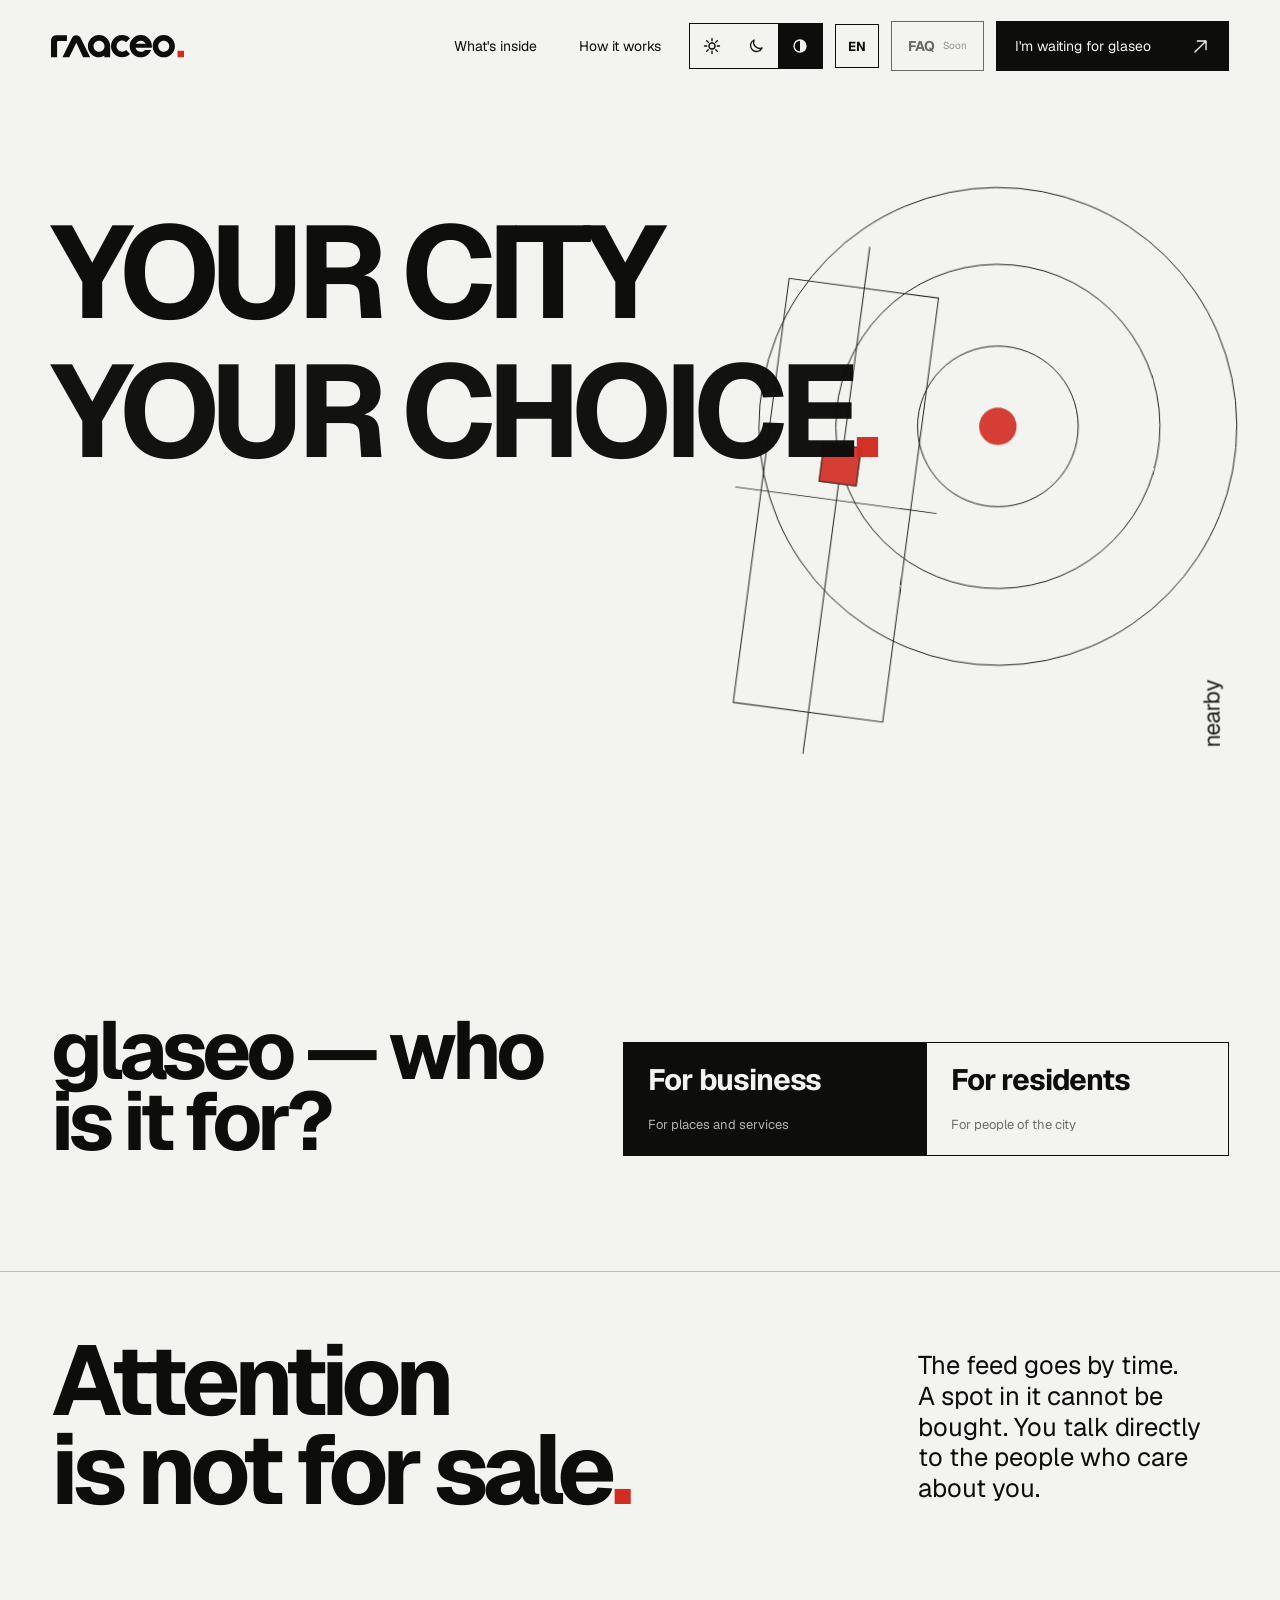
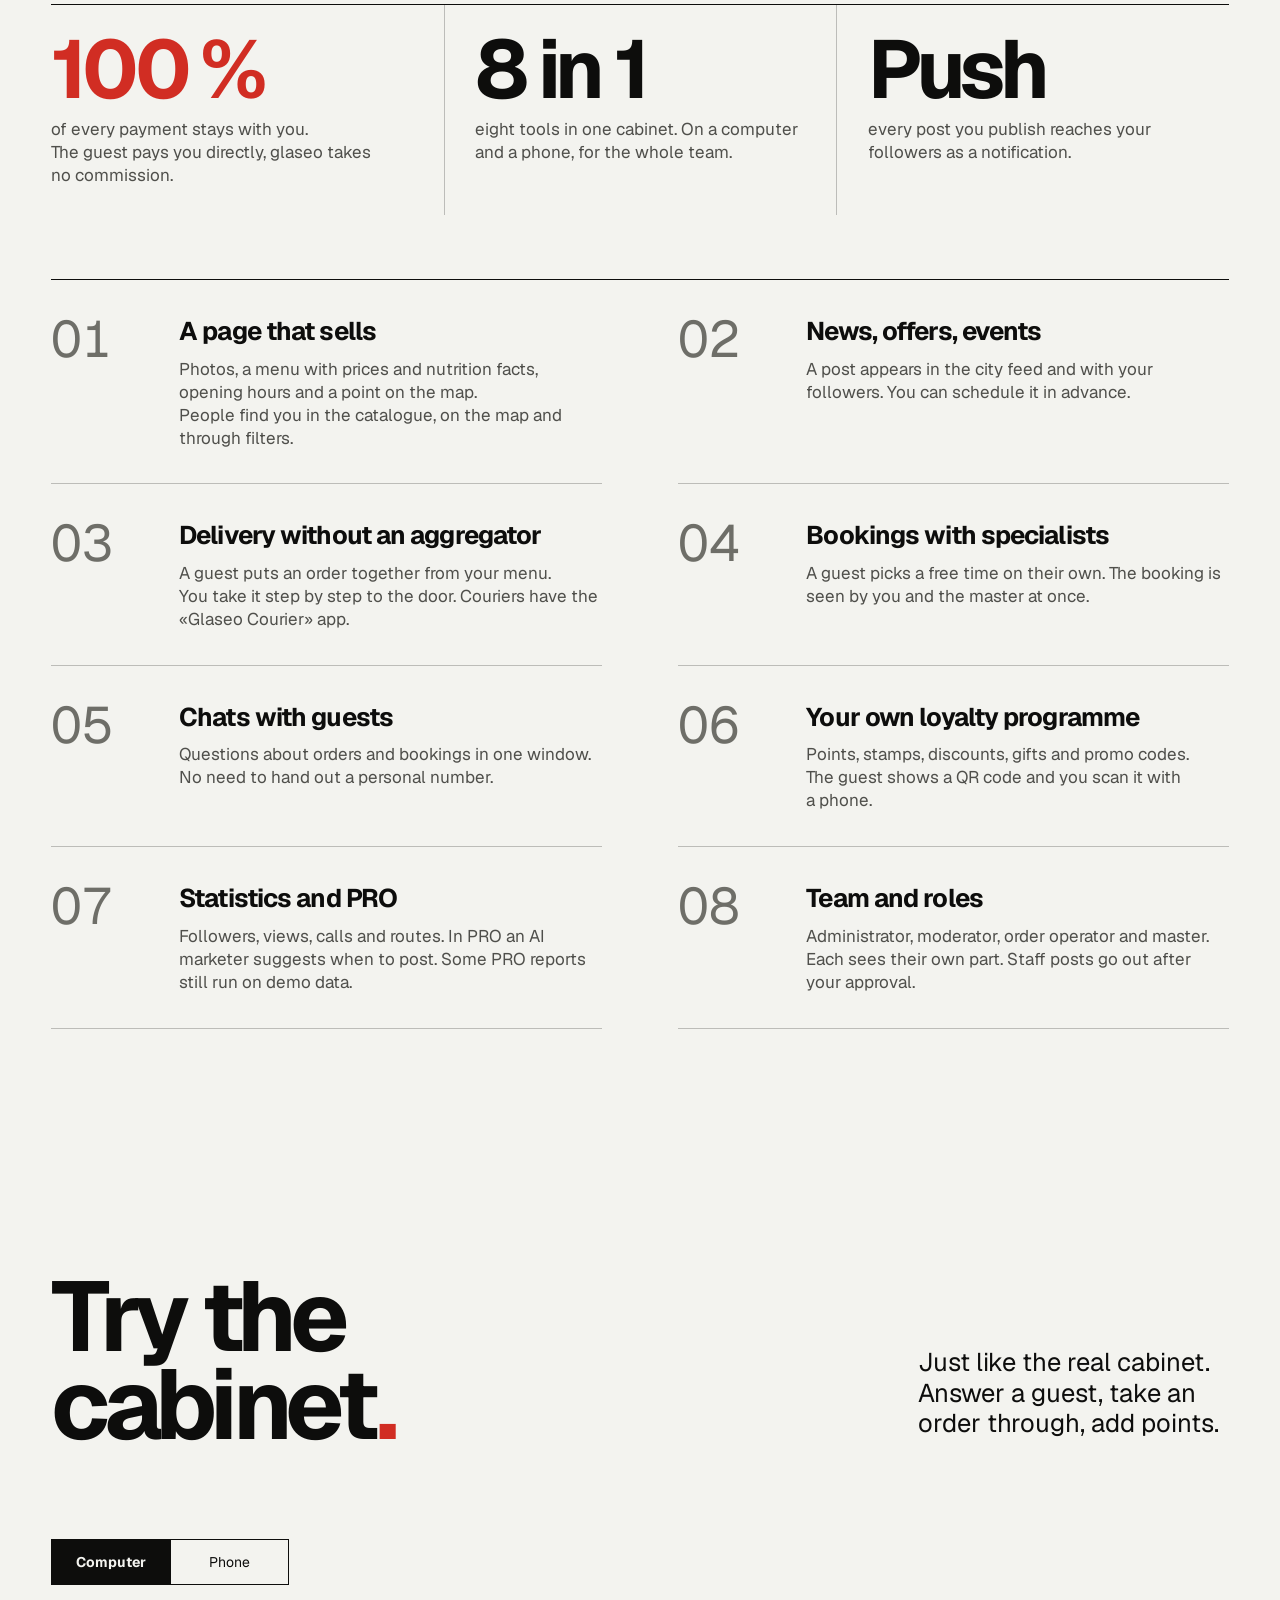
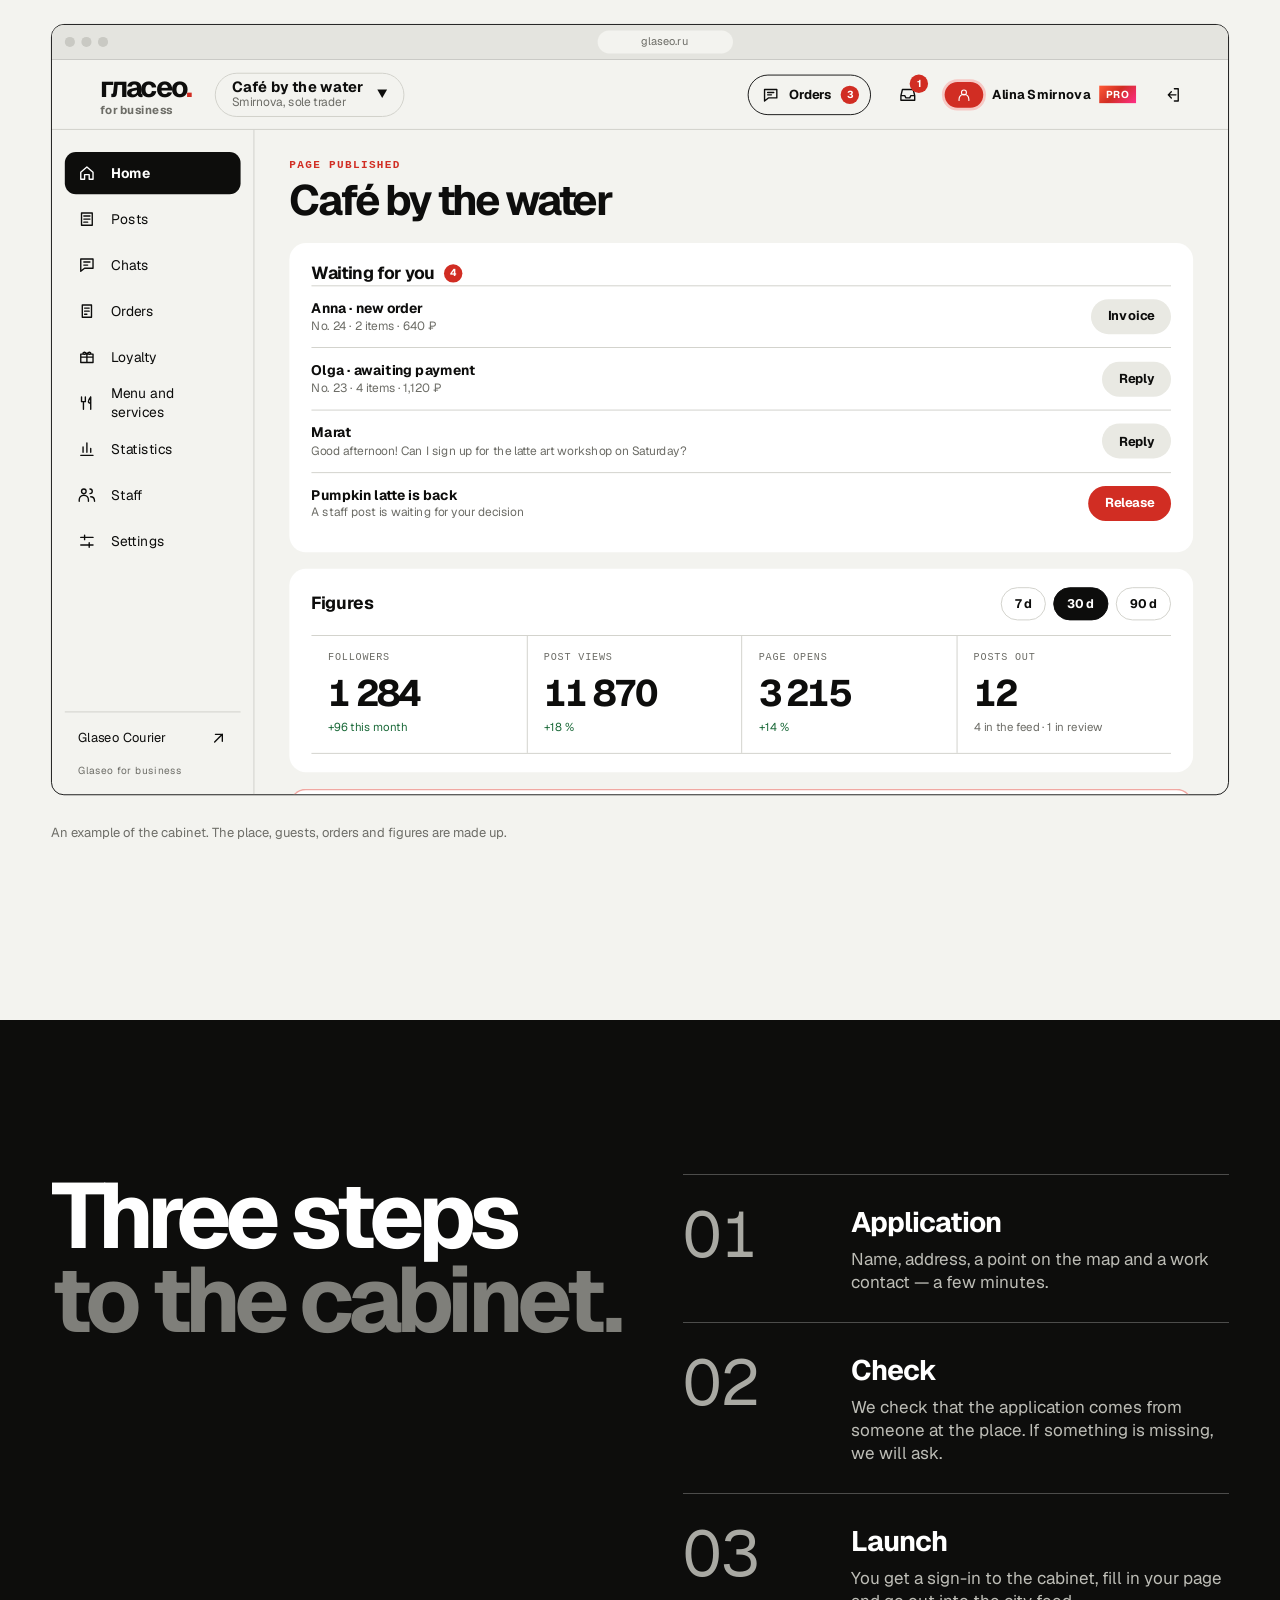
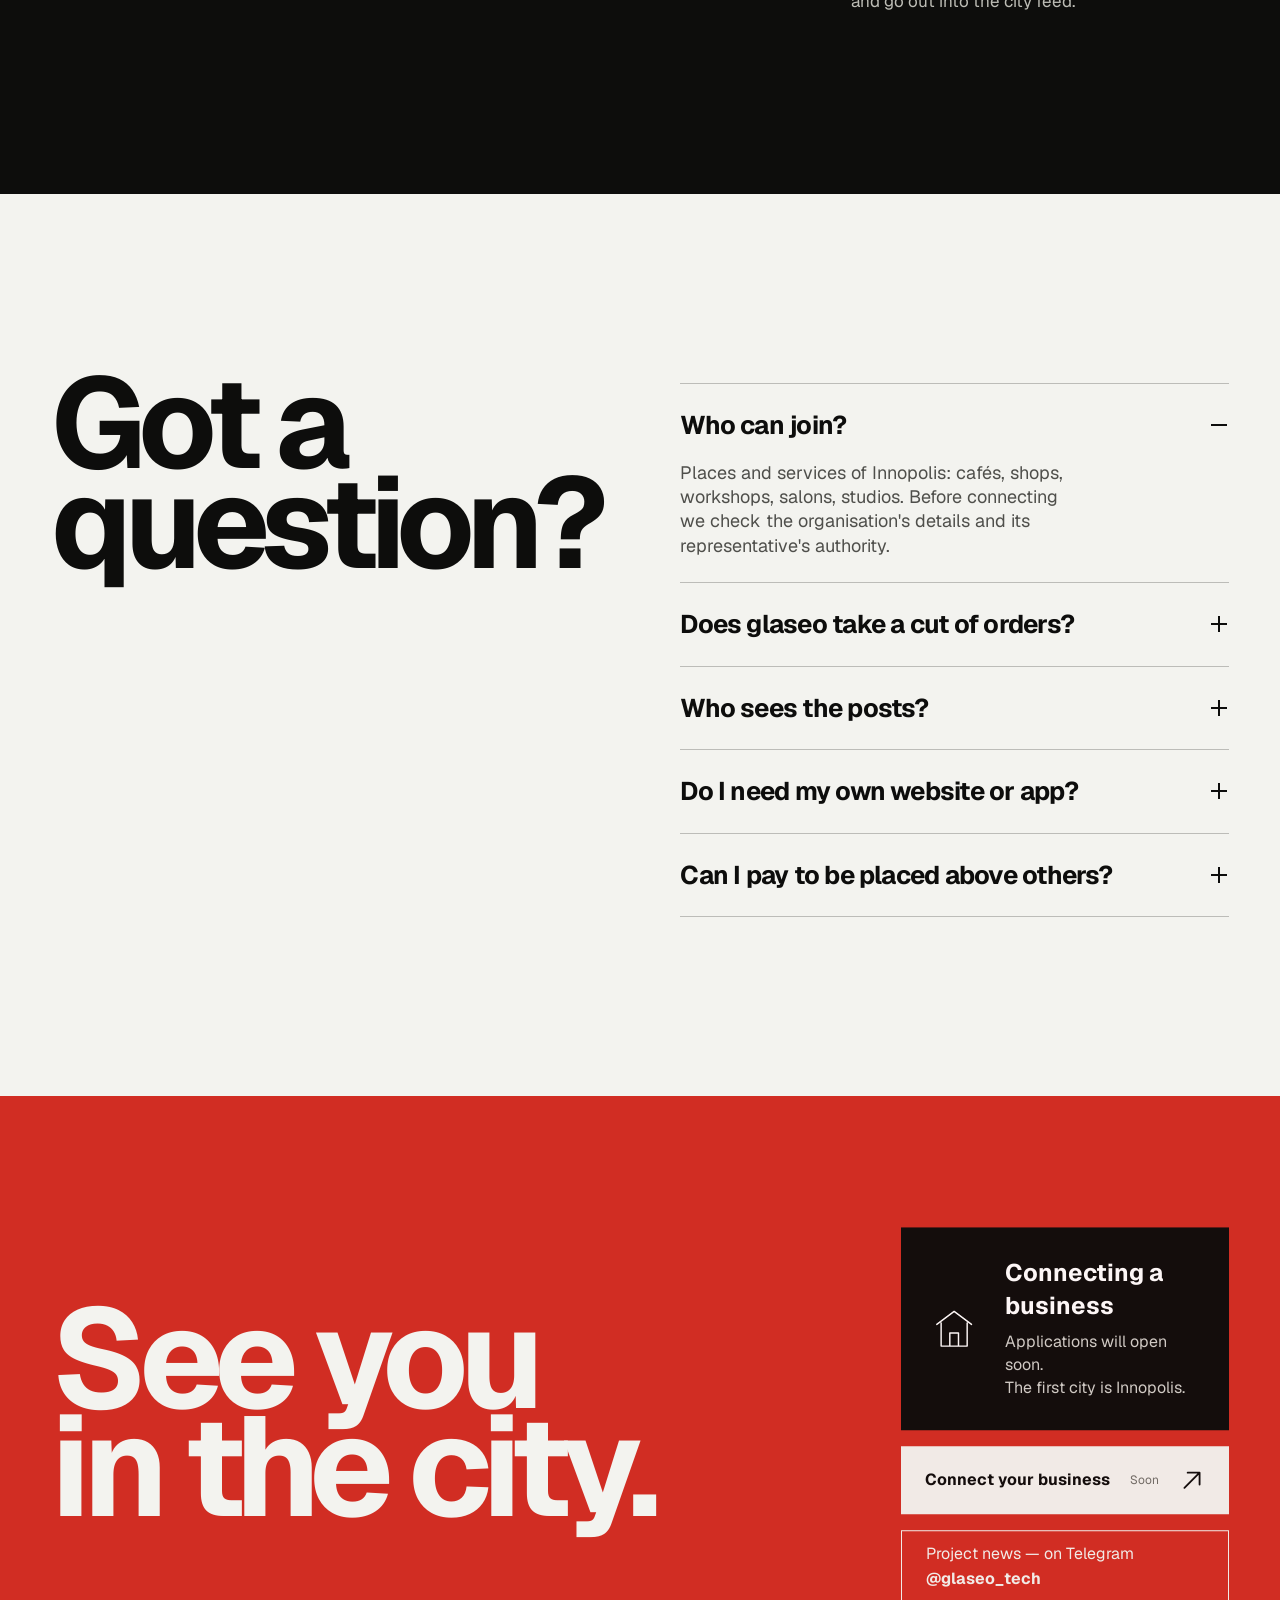
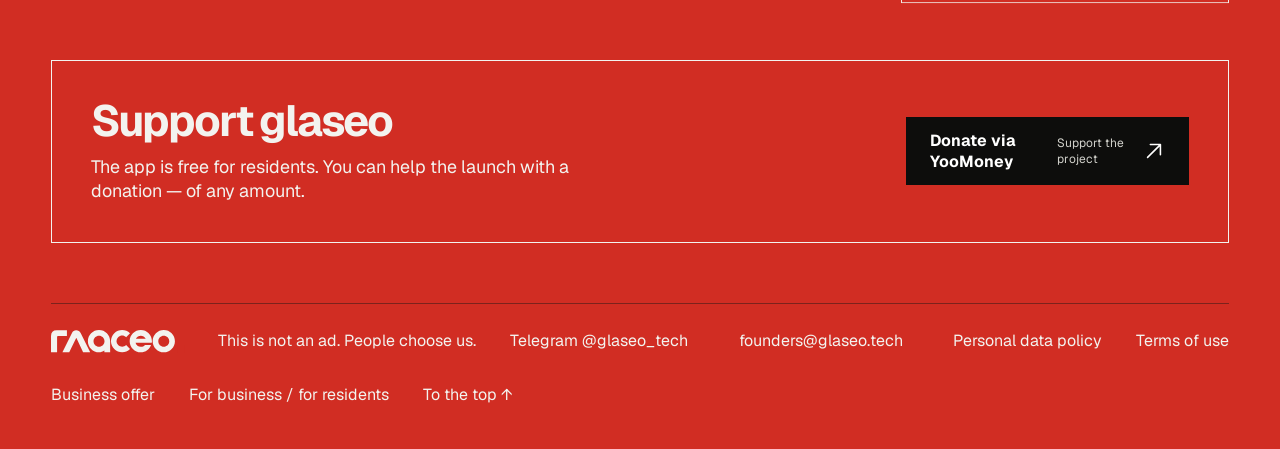
<file: index.html>
<!doctype html>
<html lang="ru">
<head>
  <meta charset="utf-8">
  <meta name="viewport" content="width=device-width, initial-scale=1">
  <meta name="theme-color" content="#f0f0ec">
  <meta name="description" content="гласео — места, события и предложения города. Открытый выбор для жителей и инструменты для локального бизнеса. Без платного приоритета. Начинаем с Иннополиса.">
  <meta property="og:title" content="гласео">
  <meta property="og:description" content="Городская лента, карта и любимые места. Люди выбирают сами, бизнес работает с клиентами напрямую.">
  <meta property="og:type" content="website">
  <meta property="og:site_name" content="гласео">
  <meta property="og:locale" content="ru_RU">
  <meta name="twitter:card" content="summary">
  <title>гласео</title>
  <link rel="icon" href="favicon.svg" type="image/svg+xml">
  <link rel="preload" href="assets/fonts/geist-bold.woff2" as="font" type="font/woff2" crossorigin>
  <!-- Before first paint: the chosen theme (none stored means "follow the system"), then the opening screen,
       which is skipped for reduced motion and for links into a section. -->
  <script>try{var t=localStorage.getItem('okolo-theme');if(t==='light'||t==='dark')document.documentElement.dataset.theme=t}catch(e){}
  try{if(!matchMedia('(prefers-reduced-motion: reduce)').matches&&!location.hash)document.documentElement.classList.add('intro-on')}catch(e){}</script>
  <!-- The language, also before first paint: an English page stays hidden until i18n.js has put the English in
       (at most a second and a half, should the script fail to load). -->
  <script>try{var l=new URLSearchParams(location.search).get('lang')||localStorage.getItem('glaseo-lang');if(l!=='en'&&l!=='ru')l=/^ru\b/i.test(navigator.language||'ru')?'ru':'en';document.documentElement.dataset.lang=l;setTimeout(function(){document.documentElement.classList.add('i18n-ready')},1500)}catch(e){}</script>
  <link rel="stylesheet" href="styles.css">
  <link rel="stylesheet" href="cabinet-demo.css">
  <link rel="stylesheet" href="app-demo.css">
  <script src="assets/vendor/gsap.min.js" defer></script>
  <script src="assets/vendor/ScrollTrigger.min.js" defer></script>
  <!-- Where the closing buttons lead. Empty means "not available yet": the button is shown as coming soon. -->
  <meta name="okolo-rustore" content="">
  <meta name="okolo-pwa" content="">
  <meta name="okolo-business-url" content="">
  <meta name="okolo-business-faq" content="">
  <script src="intro.js" defer></script>
  <script src="script.js" defer></script>
  <script src="cabinet-demo.js" defer></script>
  <script src="app-demo.js" defer></script>
  <script src="i18n.js" defer></script>
  <script src="typo.js" defer></script>
</head>
<body data-role="business">
  <!-- Opening screen, driven by intro.js. The wordmark uses analytic vector curves shared with the header. -->
  <div class="intro" id="intro" aria-hidden="true">
    <div class="intro-top">
      <svg id="intro-svg" viewBox="173 300 1406.7480519480519 460">
        <defs>
          <path id="intro-g" d="M139.22078 529.03896H382.85714V389.81818H167.06494Q146.18182 389.81818 146.18182 368.93506V0H0V389.81818Q0 529.03896 139.22078 529.03896Z"/>
          <path id="intro-l" d="M0 0L229.71429 462.90909C250.5974 508.15584 281.92208 529.03896 330.64935 529.03896C379.37662 529.03896 414.18182 508.15584 438.54545 462.90909L668.25974 0H497.71429L334.12987 348.05195L163.58442 0Z"/>
          <path id="intro-a" d="M268 536C415.92208 536 536 415.92208 536 268V0H396.77922V41.76623C358.49351 13.92208 313.24675 0 268 0C120.07792 0 0 120.07792 0 268C0 415.92208 120.07792 536 268 536ZM400.25974 268C400.25974 194.95496 341.04504 135.74026 268 135.74026C194.95496 135.74026 135.74026 194.95496 135.74026 268C135.74026 341.04504 194.95496 400.25974 268 400.25974C341.04504 400.25974 400.25974 341.04504 400.25974 268Z"/>
          <path id="intro-s" d="M457.50461 457.50461C352.8441 562.16512 183.1559 562.16512 78.49539 457.50461C-26.16512 352.8441 -26.16512 183.1559 78.49539 78.49539C183.1559 -26.16512 352.8441 -26.16512 457.50461 78.49539L363.98284 172.01716C310.973 119.00728 225.027 119.00728 172.01716 172.01716C119.00728 225.027 119.00728 310.973 172.01716 363.98284C225.027 416.99272 310.973 416.99272 363.98284 363.98284Z"/>
          <path id="intro-e" d="M532.51948 229.71429H140.96104C158.36364 170.54545 207.09091 132.25974 268 132.25974C308.02597 132.25974 346.31169 147.92208 370.67532 177.50649H515.11688C478.57143 71.35065 381.11688 0 268 0C120.07792 0 0 120.07792 0 268C0 415.92208 120.07792 536 268 536C415.92208 536 536 415.92208 536 268C536 254.07792 534.95584 240.15584 532.51948 229.71429ZM149.66234 327.16883H386.33766C361.97403 372.41558 316.72727 400.25974 268 400.25974C219.27273 400.25974 174.02597 372.41558 149.66234 327.16883Z"/>
          <path id="intro-o" d="M536 268C536 119.98767 416.01233 0 268 0C119.98767 0 0 119.98767 0 268C0 416.01233 119.98767 536 268 536C416.01233 536 536 416.01233 536 268ZM400.25974 268C400.25974 194.95496 341.04504 135.74026 268 135.74026C194.95496 135.74026 135.74026 194.95496 135.74026 268C135.74026 341.04504 194.95496 400.25974 268 400.25974C341.04504 400.25974 400.25974 341.04504 400.25974 268Z"/>
        </defs>
        <g id="intro-stage" class="intro-stage">
          <g class="intro-c" fill-rule="evenodd">
            <use href="#intro-g" id="intro-j4" transform="translate(300.00000 700) scale(.36 -.36)"/>
            <use href="#intro-l" id="intro-j3" transform="translate(398.98597 700) scale(.36 -.36)"/>
            <use href="#intro-a" id="intro-j2" transform="translate(619.51169 700) scale(.36 -.36)"/>
            <use href="#intro-s" id="intro-j1" transform="translate(819.98961 700) scale(.36 -.36)"/>
            <use href="#intro-e" id="intro-j0" transform="translate(981.62494 700) scale(.36 -.36)"/>
            <use href="#intro-o" id="intro-letter" transform="translate(1180.84987 700) scale(.36 -.36)" visibility="hidden"/>
          </g>
          <rect id="intro-dot" class="intro-r" x="1396.3636363636363" y="643.6155844155844" width="56.38441558441558" height="56.38441558441558" visibility="hidden"/>
          <path id="intro-ms" class="intro-c" fill-rule="evenodd"/>
          <path id="intro-mb" class="intro-r"/>
          <g id="intro-lamp" visibility="hidden">
            <ellipse id="intro-base" class="intro-r" cx="512" cy="812" rx="180" ry="76"/>
            <path id="intro-stem" class="intro-c" d="M474 530 L550 530 L558 750 Q558 770 538 770 L486 770 Q466 770 466 750 Z"/>
            <g id="intro-head">
              <path id="intro-shade" class="intro-c" d="M415 153 L609 153 Q655 153 678 193 L812 440 Q846 512 772 527 Q512 550 252 527 Q178 512 212 440 L346 193 Q369 153 415 153 Z"/>
            </g>
          </g>
        </g>
      </svg>
    </div>
  </div>
  <a class="skip-link" href="#main">К содержанию</a>

  <header class="site-header" id="top">
    <a class="wordmark" href="#top" aria-label="гласео — наверх" translate="no" data-intro-target><svg class="wordmark-logo" aria-hidden="true" viewBox="0 0 920 154"><path fill="currentColor" fill-rule="evenodd" d="M40 2H110V42H48Q42 42 42 48V154H0V42Q0 2 40 2ZM79 154L145 21C151 8 160 2 174 2C188 2 198 8 205 21L271 154H222L175 54L126 154ZM332 0C374.5 0 409 34.5 409 77V154H369V142C358 150 345 154 332 154C289.5 154 255 119.5 255 77C255 34.5 289.5 0 332 0ZM370 77C370 97.98682 352.98682 115 332 115C311.01318 115 294 97.98682 294 77C294 56.01318 311.01318 39 332 39C352.98682 39 370 56.01318 370 77ZM546.44722 22.55278C516.37685 -7.51759 467.62315 -7.51759 437.55278 22.55278C407.48241 52.62315 407.48241 101.37685 437.55278 131.44722C467.62315 161.51759 516.37685 161.51759 546.44722 131.44722L519.57716 104.57716C504.34672 119.80761 479.65328 119.80761 464.42284 104.57716C449.19239 89.34672 449.19239 64.65328 464.42284 49.42284C479.65328 34.19239 504.34672 34.19239 519.57716 49.42284ZM697 88H584.5C589.5 105 603.5 116 621 116C632.5 116 643.5 111.5 650.5 103H692C681.5 133.5 653.5 154 621 154C578.5 154 544 119.5 544 77C544 34.5 578.5 0 621 0C663.5 0 698 34.5 698 77C698 81 697.7 85 697 88ZM587 60H655C648 47 635 39 621 39C607 39 594 47 587 60ZM857 77C857 119.52593 822.52593 154 780 154C737.47407 154 703 119.52593 703 77C703 34.47407 737.47407 0 780 0C822.52593 0 857 34.47407 857 77ZM818 77C818 97.98682 800.98682 115 780 115C759.01318 115 742 97.98682 742 77C742 56.01318 759.01318 39 780 39C800.98682 39 818 56.01318 818 77Z"/><rect class="wordmark-dot" x="875" y="109" width="45" height="45"/></svg></a>
    <nav class="nav" aria-label="Основная навигация">
      <a href="#business" data-href-user="#possibilities" data-href-business="#business">Что внутри</a>
      <a href="#cabinet-demo" data-href-user="#product" data-href-business="#cabinet-demo">Как работает</a>
    </nav>
    <div class="header-tools">
      <div class="theme-switch" role="group" aria-label="Тема оформления" data-choice="system">
        <button type="button" data-theme-choice="light" aria-pressed="false" aria-label="Светлая" title="Светлая"><svg aria-hidden="true" viewBox="0 0 24 24"><circle cx="12" cy="12" r="4"/><path d="M12 2v3M12 19v3M2 12h3M19 12h3M4.9 4.9l2.1 2.1M17 17l2.1 2.1M4.9 19.1 7 17M17 7l2.1-2.1"/></svg></button>
        <button type="button" data-theme-choice="dark" aria-pressed="false" aria-label="Темная" title="Темная"><svg aria-hidden="true" viewBox="0 0 24 24"><path d="M20 14.5A8 8 0 0 1 9.5 4 8 8 0 1 0 20 14.5Z"/></svg></button>
        <button type="button" data-theme-choice="system" aria-pressed="true" aria-label="Системная" title="Системная"><svg aria-hidden="true" viewBox="0 0 24 24"><circle cx="12" cy="12" r="8"/><path class="fill" d="M12 4a8 8 0 0 1 0 16Z"/></svg></button>
      </div>
      <!-- One button: it shows the language now on screen and switches to the other one. -->
      <button type="button" class="lang-toggle" data-lang-toggle translate="no" aria-label="Switch to English" lang="en">РУ</button>
      <a class="header-faq" data-link="okolo-business-faq" aria-disabled="true" aria-label="Вопросы и ответы для бизнеса, обзор кабинета">FAQ<small>Скоро</small></a>
      <a class="header-cta" href="#launch">
        <span>Жду гласео</span>
        <svg aria-hidden="true" viewBox="0 0 24 24"><path d="M5 19 19 5M8 5h11v11"/></svg>
      </a>
    </div>
  </header>

  <main id="main">
    <section class="hero" aria-labelledby="hero-title">
      <div class="hero-art" aria-hidden="true">
        <div class="signal-disc"><i></i><i></i><i></i></div>
        <div class="signal-route"><span></span></div>
        <b>рядом</b>
      </div>
      <div class="hero-copy">
        <h1 id="hero-title"><span>Твой город</span><span>Твой выбор<span class="berry-dot">.</span></span></h1>
        <div class="hero-bottom">
          <div class="hero-offer">
            <p>Места, события и предложения твоего города в одной ленте. Находи новое и оставайся на связи с теми, кого выбираешь сам.</p>
            <a class="button button-berry" href="#business" data-href-user="#possibilities" data-href-business="#business">
              <span>Посмотреть, что внутри</span>
              <svg aria-hidden="true" viewBox="0 0 24 24"><path d="M5 19 19 5M8 5h11v11"/></svg>
            </a>
            <p class="release-note">Готовимся к запуску в Иннополисе. Для жителей бесплатно.</p>
          </div>
          <a class="scroll-cue" href="#audience">
            <span>Город сквозь призму честности.</span>
            <svg aria-hidden="true" viewBox="0 0 24 24"><path d="M12 3v18M5 14l7 7 7-7"/></svg>
          </a>
        </div>
      </div>
    </section>


    <section class="audience" id="audience" aria-labelledby="audience-title">
      <h2 id="audience-title">гласео — для кого?</h2>
      <div class="role-switch" role="group" aria-label="Для кого показать страницу">
        <button type="button" data-role-choice="business" aria-pressed="true"><span>Для бизнеса</span><small>Заведению и сервису</small></button>
        <button type="button" data-role-choice="user" aria-pressed="false"><span>Для жителей</span><small>Жителю города</small></button>
      </div>
    </section>

    <section class="possibilities section-pearl" id="possibilities" aria-labelledby="possibilities-title" data-for="user">
      <div class="section-head">
        <h2 id="possibilities-title">Все, ради чего<br>стоит выйти</h2>
        <p>Новости мест, события и предложения рядом. Собери свой город в одной ленте.</p>
      </div>

      <div class="scenario-rail" role="group" aria-label="Возможности приложения">
        <article class="scenario scenario-route is-active" data-scenario="route">
          <button class="scenario-toggle" type="button" aria-expanded="true">
            <span class="scenario-number">01</span><span class="scenario-title">Найти место</span>
            <svg aria-hidden="true" viewBox="0 0 24 24"><path d="M5 12h14M13 6l6 6-6 6"/></svg>
          </button>
          <div class="route-graphic" aria-hidden="true"><i></i><i></i><span></span></div>
          <div class="scenario-copy"><h3>Найти место</h3><p>Каталог и карта подскажут, что рядом.</p></div>
        </article>

        <article class="scenario scenario-moment" data-scenario="moment">
          <button class="scenario-toggle" type="button" aria-expanded="false">
            <span class="scenario-number">02</span><span class="scenario-title">Выбрать событие</span>
            <svg aria-hidden="true" viewBox="0 0 24 24"><path d="M5 12h14M13 6l6 6-6 6"/></svg>
          </button>
          <div class="moment-poster" aria-hidden="true"><span>Сегодня</span><strong>19:00</strong><i></i></div>
          <div class="scenario-copy"><h3>Выбрать событие</h3><p>Встречи, выставки и другие поводы выйти.</p></div>
        </article>

        <article class="scenario scenario-own" data-scenario="own">
          <button class="scenario-toggle" type="button" aria-expanded="false">
            <span class="scenario-number">03</span><span class="scenario-title">Быть на связи</span>
            <svg aria-hidden="true" viewBox="0 0 24 24"><path d="M5 12h14M13 6l6 6-6 6"/></svg>
          </button>
          <div class="asterisk" aria-hidden="true"><i></i><i></i><i></i></div>
          <div class="scenario-copy"><h3>Быть на связи</h3><p>Подпишись на место и следи за его новостями.</p></div>
        </article>
      </div>
      <p class="honest-note">Места и события выбираешь ты. Платного приоритета в ленте нет.</p>
    </section>

    <section class="product" id="product" aria-labelledby="product-title" data-for="user">
      <div class="product-copy">
        <h2 id="product-title">Меньше поиска.<br><span>Больше своего.</span></h2>
        <ol class="steps">
          <li><span>01</span><div><h3>Найди место</h3><p>Лента города, места рядом с расстоянием пешком и своя карта.</p></div></li>
          <li><span>02</span><div><h3>Закажи или запишись</h3><p>Меню с КБЖУ, доставка и запись к мастеру. Платишь месту напрямую.</p></div></li>
          <li><span>03</span><div><h3>Останься на связи</h3><p>Подписки, чат с местом и карта гостя с бонусами. Все в профиле.</p></div></li>
        </ol>
      </div>

      <div class="phone-stage">
        <div class="orbit-line" aria-hidden="true"></div>
        <div class="phone">
          <div class="phone-hardware" aria-hidden="true"><span></span></div>
          <div class="phone-screen" id="app-demo" role="region" aria-label="Интерактивный пример приложения гласео"></div>
        </div>
        <p>Пример приложения. Места, цены и люди выдуманы</p>
      </div>
    </section>

    <section class="more section-pearl" id="more" aria-labelledby="more-title" data-for="user">
      <div class="section-head">
        <h2 id="more-title">Не только<br>лента<span class="berry-dot">.</span></h2>
        <p>Узнал о месте? Сразу закажи, запишись или приходи с бонусами.</p>
      </div>
      <ol class="benefits">
        <li><span>01</span><div><h3>Доставка из меню</h3><p>Собери заказ в карточке места и следи за ним в чате. Платишь заведению напрямую, без наценки.</p></div></li>
        <li><span>02</span><div><h3>Запись к мастеру</h3><p>Выбери мастера, день и время. Перенести визит можно только с твоего согласия.</p></div></li>
        <li><span>03</span><div><h3>Бонусы в одном QR</h3><p>Баллы, штампы и скидки разных мест в одной карте гостя. Покажи код на кассе.</p></div></li>
        <li><span>04</span><div><h3>Знаешь, что ешь</h3><p>Вес порции и КБЖУ у блюд, фильтр «С КБЖУ» в списке мест.</p></div></li>
        <li><span>05</span><div><h3>Рядом — значит рядом</h3><p>Места по расстоянию пешком, фильтр «Открыто сейчас» и своя карта города с маршрутом.</p></div></li>
        <li><span>06</span><div><h3>Уведомления по делу</h3><p>Приходят, когда место из подписок публикует новость. Их можно выключить для любого места.</p></div></li>
      </ol>
    </section>

    <section class="screens section-pearl" id="screens" aria-labelledby="screens-title" data-for="user">
      <div class="section-head">
        <h2 id="screens-title">Так выглядит<br>гласео<span class="berry-dot">.</span></h2>
        <p>Найди место. Закажи или запишись. Приходи.</p>
      </div>
      <ul class="screen-strip screen-strip-six" aria-label="Экраны приложения">
        <li><figure><img src="assets/screens/app-feed.jpg" width="780" height="1688" loading="lazy" decoding="async" alt="Экран «Лента»: анонсы и публикации мест города"><figcaption><span>01</span><strong>Лента</strong><small>Новости мест строго по времени. Анонсы в блоке «Скоро».</small></figcaption></figure></li>
        <li><figure><img src="assets/screens/app-places.jpg" width="780" height="1688" loading="lazy" decoding="async" alt="Экран «Места рядом»: места по расстоянию пешком и фильтры"><figcaption><span>02</span><strong>Места рядом</strong><small>Сначала ближайшие. Фильтры «Открыто сейчас», «Доставка», «Запись», «С КБЖУ».</small></figcaption></figure></li>
        <li><figure><img src="assets/screens/app-place.jpg" width="780" height="1688" loading="lazy" decoding="async" alt="Карточка места: подписка, сообщение, звонок, маршрут и бонусы"><figcaption><span>03</span><strong>Карточка места</strong><small>Подписка, сообщение, звонок, маршрут и бонусы заведения.</small></figcaption></figure></li>
        <li><figure><img src="assets/screens/app-menu.jpg" width="780" height="1688" loading="lazy" decoding="async" alt="Меню места с КБЖУ и собранным заказом"><figcaption><span>04</span><strong>Меню и доставка</strong><small>Цены, вес и КБЖУ. Оплата заведению напрямую.</small></figcaption></figure></li>
        <li><figure><img src="assets/screens/app-booking.jpg" width="780" height="1688" loading="lazy" decoding="async" alt="Запись к мастеру: выбор дня и времени"><figcaption><span>05</span><strong>Запись</strong><small>Мастер, день и время — в три шага.</small></figcaption></figure></li>
        <li><figure><img src="assets/screens/app-map.jpg" width="780" height="1688" loading="lazy" decoding="async" alt="Карта Иннополиса с местами"><figcaption><span>06</span><strong>Карта</strong><small>Своя карта города: места рядом и пеший маршрут.</small></figcaption></figure></li>
      </ul>
      <p class="honest-note">Экраны демо-версии гласео. Заведения и публикации — примеры.</p>
    </section>

    <section class="faq section-pearl" aria-labelledby="faq-title" data-for="user">
      <h2 id="faq-title">Есть<br>вопрос?</h2>
      <div class="faq-list">
        <details open><summary>Когда можно скачать?<span aria-hidden="true"></span></summary><p>гласео готовится к запуску. Для Android планируем выпуск в RuStore, для iPhone — веб-приложение в браузере. Ссылки появятся здесь, когда можно будет присоединиться.</p></details>
        <details><summary>Это бесплатно?<span aria-hidden="true"></span></summary><p>Да. Для жителей приложение будет бесплатным. Ты сам выбираешь места и подписки, а бизнес не может купить приоритет в ленте.</p></details>
        <details><summary>Можно заказать доставку или записаться?<span aria-hidden="true"></span></summary><p>Да, если место это предлагает. Заказ собирается из меню, а оплачиваешь его заведению напрямую — по ссылке, QR или при получении. Для записи выбери мастера, день и время.</p></details>
        <details><summary>В каком городе будет работать?<span aria-hidden="true"></span></summary><p>Начинаем с Иннополиса. Позже планируем подключать другие города.</p></details>
      </div>
    </section>

    <section class="business section-pearl" id="business" aria-labelledby="business-title" data-for="business">
      <div class="section-head">
        <h2 id="business-title">Внимание<br>не продается<span class="berry-dot">.</span></h2>
        <p>Лента идет по времени. Место в ней не купить. Вы говорите напрямую с теми, кому интересны.</p>
      </div>
      <ul class="facts">
        <li><strong>100&nbsp;%</strong><p>оплаты остаются у вас. Гость платит напрямую, без комиссии гласео.</p></li>
        <li><strong>8&nbsp;в&nbsp;1</strong><p>восемь инструментов в одном кабинете. На компьютере и телефоне, для всей команды.</p></li>
        <li><strong>Push</strong><p>каждая ваша публикация приходит подписчикам уведомлением.</p></li>
      </ul>
      <ol class="benefits">
        <li><span>01</span><div><h3>Карточка, которая продает</h3><p>Фото, меню с ценами и КБЖУ, часы работы и точка на карте. Вас находят в каталоге, на карте и по фильтрам.</p></div></li>
        <li><span>02</span><div><h3>Новости, акции, события</h3><p>Публикация выходит в ленте города и у подписчиков. Ее можно запланировать заранее.</p></div></li>
        <li><span>03</span><div><h3>Доставка без агрегатора</h3><p>Гость собирает заказ из вашего меню. Вы ведете его по шагам до двери. Для курьеров есть приложение «Гласео Курьер».</p></div></li>
        <li><span>04</span><div><h3>Запись к мастерам</h3><p>Гость самостоятельно выбирает свободное время. Запись сразу видна вам и мастеру.</p></div></li>
        <li><span>05</span><div><h3>Чаты с гостями</h3><p>Вопросы по заказам и записям в одном окне. Личный номер раздавать не нужно.</p></div></li>
        <li><span>06</span><div><h3>Своя программа лояльности</h3><p>Баллы, штампы, скидки, подарки и промокоды. Гость показывает QR, вы сканируете его телефоном.</p></div></li>
        <li><span>07</span><div><h3>Статистика и PRO</h3><p>Подписчики, просмотры, звонки и маршруты. В PRO ИИ-маркетолог подскажет, когда публиковать. Часть отчетов PRO пока на демо-данных.</p></div></li>
        <li><span>08</span><div><h3>Команда и роли</h3><p>Администратор, модератор, оператор заказов и мастер. Каждый видит свое. Публикации сотрудников выходят после вашего одобрения.</p></div></li>
      </ol>
    </section>

    <section class="cab-demo section-pearl" id="cabinet-demo" aria-labelledby="cabinet-demo-title" data-for="business">
      <div class="section-head">
        <h2 id="cabinet-demo-title">Попробуйте<br>кабинет<span class="berry-dot">.</span></h2>
        <p>Все как в настоящем кабинете. Ответьте гостю, проведите заказ, начислите баллы.</p>
      </div>
      <div class="cab-view" role="group" aria-label="Вид кабинета">
        <button type="button" data-cab-view="desk" aria-pressed="true">Компьютер</button>
        <button type="button" data-cab-view="phone" aria-pressed="false">Телефон</button>
      </div>
      <div class="cab-stage" data-view="desk">
        <div class="cab-frame" id="cab-demo" role="region" aria-label="Интерактивный пример кабинета бизнеса гласео"></div>
      </div>
      <p class="honest-note">Пример кабинета. Заведение, гости, заказы и цифры выдуманы.</p>
    </section>


    <section class="product business-path" aria-labelledby="business-path-title" data-for="business">
      <div class="product-copy">
        <h2 id="business-path-title">Три шага<br><span>до кабинета.</span></h2>
        <ol class="steps">
          <li><span>01</span><div><h3>Заявка</h3><p>Название, адрес, точка на карте и рабочий контакт — несколько минут.</p></div></li>
          <li><span>02</span><div><h3>Проверка</h3><p>Проверяем, что заявку подал представитель заведения. Если чего-то не хватит, попросим уточнить.</p></div></li>
          <li><span>03</span><div><h3>Запуск</h3><p>Получаете вход в кабинет, заполняете карточку и выходите в ленту города.</p></div></li>
        </ol>
      </div>
    </section>

    <section class="faq section-pearl" aria-labelledby="business-faq-title" data-for="business">
      <h2 id="business-faq-title">Есть<br>вопрос?</h2>
      <div class="faq-list">
        <details open><summary>Кто может подключиться?<span aria-hidden="true"></span></summary><p>Заведения и сервисы Иннополиса: кафе, магазины, мастерские, салоны, студии. Перед подключением проверяем данные организации и полномочия ее представителя.</p></details>
        <details><summary>Гласео берет процент с заказов?<span aria-hidden="true"></span></summary><p>Нет. Гость платит вам напрямую — по вашей ссылке, QR или при получении. Деньги не проходят через гласео.</p></details>
        <details><summary>Кто видит публикации?<span aria-hidden="true"></span></summary><p>Жители города в общей ленте и подписчики заведения — в своей, с уведомлением. Каждую публикацию перед выходом читает команда гласео.</p></details>
        <details><summary>Нужен свой сайт или приложение?<span aria-hidden="true"></span></summary><p>Нет. Карточка, меню, заказы, запись и лояльность работают внутри гласео, а кабинет открывается в браузере на компьютере и телефоне.</p></details>
        <details><summary>Можно заплатить за место выше других?<span aria-hidden="true"></span></summary><p>Нет. Ни тариф, ни дополнительные инструменты не дают приоритета в ленте. Внимание нельзя купить — его можно только заслужить. Люди сами решают, кого выбрать.</p></details>
      </div>
    </section>

    <section class="launch" id="launch" aria-labelledby="launch-title">
      <div class="launch-copy"><h2 id="launch-title">Увидимся<br>в городе<span>.</span></h2></div>
      <div class="launch-card" data-for="user">
        <div class="android-status">
          <svg aria-hidden="true" viewBox="0 0 64 64"><path d="M22 6h20a5 5 0 0 1 5 5v42a5 5 0 0 1-5 5H22a5 5 0 0 1-5-5V11a5 5 0 0 1 5-5Zm6 46h8"/></svg>
          <div><strong>Готовимся к запуску</strong><p>Первый город — Иннополис.<br>Для жителей — бесплатно.</p></div>
        </div>
        <div class="store-links">
          <a class="store-link" data-link="okolo-rustore" data-live-note="Для Android" aria-disabled="true"><span>RuStore</span><small>Для Android · готовим запуск</small></a>
          <a class="store-link" data-link="okolo-pwa" data-live-note="Для iPhone · веб-приложение" aria-disabled="true"><span>PWA</span><small>Для iPhone · скоро</small></a>
        </div>
        <a class="channel-link" href="https://t.me/glaseo_tech" target="_blank" rel="noopener"><span>Новости проекта — в Telegram</span><b translate="no">@glaseo_tech</b></a>
        <button class="share-button" type="button"><span>Скопировать ссылку</span><svg aria-hidden="true" viewBox="0 0 24 24"><path d="M5 12h14M13 6l6 6-6 6"/></svg></button>
        <p class="share-status" aria-live="polite"></p>
      </div>
      <div class="launch-card" data-for="business">
        <div class="android-status">
          <svg aria-hidden="true" viewBox="0 0 64 64"><path d="M8 26 32 8l24 18M14 24v32h36V24M26 56V38h12v18"/></svg>
          <div><strong>Подключение бизнеса</strong><p>Готовим прием заявок.<br>Первый город — Иннополис.</p></div>
        </div>
        <a class="share-button connect-link" data-link="okolo-business-url" aria-disabled="true"><span>Подключить свой бизнес</span><small>Скоро</small><svg aria-hidden="true" viewBox="0 0 24 24"><path d="M5 19 19 5M8 5h11v11"/></svg></a>
        <a class="channel-link" href="https://t.me/glaseo_tech" target="_blank" rel="noopener"><span>Новости проекта — в Telegram</span><b translate="no">@glaseo_tech</b></a>
      </div>
      <aside class="donate" aria-labelledby="donate-title">
        <div><h3 id="donate-title">Поддержать гласео</h3><p>Для жителей приложение бесплатно. Помочь запуску можно пожертвованием — любой суммой.</p></div>
        <a class="donate-link" href="https://yoomoney.ru/to/4100119652365148" target="_blank" rel="noopener noreferrer">
          <span>Пожертвовать через ЮMoney</span>
          <small>Поддержать проект</small>
          <svg aria-hidden="true" viewBox="0 0 24 24"><path d="M5 19 19 5M8 5h11v11"/></svg>
        </a>
      </aside>
      <footer class="site-footer">
        <a class="wordmark" href="#top" aria-label="гласео — наверх" translate="no"><svg class="wordmark-logo" aria-hidden="true" viewBox="0 0 920 154"><path fill="currentColor" fill-rule="evenodd" d="M40 2H110V42H48Q42 42 42 48V154H0V42Q0 2 40 2ZM79 154L145 21C151 8 160 2 174 2C188 2 198 8 205 21L271 154H222L175 54L126 154ZM332 0C374.5 0 409 34.5 409 77V154H369V142C358 150 345 154 332 154C289.5 154 255 119.5 255 77C255 34.5 289.5 0 332 0ZM370 77C370 97.98682 352.98682 115 332 115C311.01318 115 294 97.98682 294 77C294 56.01318 311.01318 39 332 39C352.98682 39 370 56.01318 370 77ZM546.44722 22.55278C516.37685 -7.51759 467.62315 -7.51759 437.55278 22.55278C407.48241 52.62315 407.48241 101.37685 437.55278 131.44722C467.62315 161.51759 516.37685 161.51759 546.44722 131.44722L519.57716 104.57716C504.34672 119.80761 479.65328 119.80761 464.42284 104.57716C449.19239 89.34672 449.19239 64.65328 464.42284 49.42284C479.65328 34.19239 504.34672 34.19239 519.57716 49.42284ZM697 88H584.5C589.5 105 603.5 116 621 116C632.5 116 643.5 111.5 650.5 103H692C681.5 133.5 653.5 154 621 154C578.5 154 544 119.5 544 77C544 34.5 578.5 0 621 0C663.5 0 698 34.5 698 77C698 81 697.7 85 697 88ZM587 60H655C648 47 635 39 621 39C607 39 594 47 587 60ZM857 77C857 119.52593 822.52593 154 780 154C737.47407 154 703 119.52593 703 77C703 34.47407 737.47407 0 780 0C822.52593 0 857 34.47407 857 77ZM818 77C818 97.98682 800.98682 115 780 115C759.01318 115 742 97.98682 742 77C742 56.01318 759.01318 39 780 39C800.98682 39 818 56.01318 818 77Z"/><rect class="wordmark-dot" x="875" y="109" width="45" height="45"/></svg></a>
        <p>Это не реклама. Нас выбирают люди.</p>
        <a href="https://t.me/glaseo_tech" target="_blank" rel="noopener" translate="no">Telegram @glaseo_tech</a>
         <p>founders@glaseo.tech</p>
        <a href="https://glaseo.ru/legal/privacy" target="_blank" rel="noopener">Политика обработки данных</a>
        <a href="https://glaseo.ru/legal/terms" target="_blank" rel="noopener">Пользовательское соглашение</a>
        <a href="https://glaseo.ru/legal/offer" target="_blank" rel="noopener">Оферта для бизнеса</a>
        <a href="#audience">Для бизнеса / для жителей</a>
        <a href="#top">Наверх <span aria-hidden="true">↑</span></a>
      </footer>
    </section>
  </main>
</body>
</html>
</file>
<file: styles.css>
@font-face{font-family:Geist;src:url("assets/fonts/geist-regular.woff2") format("woff2");font-weight:400;font-display:swap}
@font-face{font-family:Geist;src:url("assets/fonts/geist-bold.woff2") format("woff2");font-weight:700 900;font-display:swap}

/* Theme tokens. --pearl is the page surface and --ink the text on it, so the two trade places on the dark theme;
   --deep is the product section and the status card (dark on both themes), --lift a hovered surface,
   --on-berry the text on red. The dark values are listed twice: for the system setting and for an explicit choice. */
:root{--pearl:#f3f3ef;--ink:#0d0d0c;--berry:#d12d23;--cobalt:#0d0d0c;--lime:#f3f3ef;--muted:#6e6e68;--soft:#4f4f4b;--line:rgba(13,13,12,.24);--deep:#0d0d0c;--lift:#fff;--on-berry:#f3f3ef;--intro-bg:#161415;--intro-fg:#fff;--intro-accent:#ff3d27;--gutter:clamp(20px,4vw,68px);color-scheme:light}
@media (prefers-color-scheme:dark){:root:not([data-theme="light"]){--pearl:#0d0d0c;--ink:#f3f3ef;--cobalt:#f3f3ef;--lime:#0d0d0c;--muted:#9a9a93;--soft:#b9b9b2;--line:rgba(243,243,239,.26);--deep:#191918;--lift:#242422;--intro-bg:#fff;--intro-fg:#161415;color-scheme:dark}}
:root[data-theme="dark"]{--pearl:#0d0d0c;--ink:#f3f3ef;--cobalt:#f3f3ef;--lime:#0d0d0c;--muted:#9a9a93;--soft:#b9b9b2;--line:rgba(243,243,239,.26);--deep:#191918;--lift:#242422;--intro-bg:#fff;--intro-fg:#161415;color-scheme:dark}
*{box-sizing:border-box}
html{scroll-behavior:smooth;scroll-padding-top:84px}
body{margin:0;background:var(--pearl);color:var(--ink);font-family:Geist,"Arial Narrow",Arial,sans-serif;font-size:16px;line-height:1.35;overflow-x:hidden;-webkit-font-smoothing:antialiased;-webkit-tap-highlight-color:rgba(215,11,67,.18)}
body,button{font-family:Geist,"Arial Narrow",Arial,sans-serif}
a{color:inherit;text-decoration:none}
button{color:inherit}
button,a{touch-action:manipulation}
svg{display:block;fill:none;stroke:currentColor;stroke-width:1.7;stroke-linecap:round;stroke-linejoin:round}
h1,h2,h3,h4,p{margin:0}
h1,h2{font-weight:800;letter-spacing:-.065em;text-wrap:pretty}
section[id],h2[id]{scroll-margin-top:80px}

.skip-link{position:fixed;z-index:1000;left:16px;top:12px;padding:12px 16px;background:var(--lime);transform:translateY(-160%);transition:transform .2s;color:var(--ink)}
.skip-link:focus{transform:translateY(0)}
:focus-visible{outline:2px dotted var(--berry);outline-offset:5px}

.site-header{height:92px;padding:0 var(--gutter);display:grid;grid-template-columns:minmax(max-content,1fr) auto minmax(max-content,1fr);align-items:center;gap:28px;position:absolute;inset:0 0 auto;z-index:20}
.wordmark{font-size:clamp(28px,2.7vw,46px);font-weight:800;line-height:1;letter-spacing:-.09em;width:max-content}
.wordmark-dot,.wordmark span,.berry-dot,.launch h2 span{color:var(--berry)}
.nav{display:flex;gap:42px;font-size:14px;white-space:nowrap}
.nav a{position:relative;padding:12px 0}
.nav a::after{content:"";position:absolute;left:0;bottom:6px;width:100%;height:1px;background:currentColor;transform:scaleX(0);transform-origin:right;transition:transform .25s}
.nav a:hover::after{transform:scaleX(1);transform-origin:left}
.header-tools{justify-self:end;display:flex;align-items:center;gap:12px}.header-tools>*{flex:none}
.theme-switch{position:relative;isolation:isolate;display:grid;grid-template-columns:repeat(3,44px);border:1px solid currentColor}
.theme-switch::before{content:"";position:absolute;z-index:-1;inset:0 auto 0 0;width:calc(100%/3);background:currentColor;transition:transform .25s}
.theme-switch[data-choice="dark"]::before{transform:translateX(100%)}.theme-switch[data-choice="system"]::before{transform:translateX(200%)}
.theme-switch button{width:44px;height:44px;padding:0;border:0;background:none;display:grid;place-items:center;cursor:pointer;transition:color .2s}
.theme-switch svg{width:18px;height:18px;fill:none;stroke:currentColor;stroke-width:1.8;stroke-linecap:round;stroke-linejoin:round}.theme-switch svg .fill{fill:currentColor;stroke:none}
.theme-switch button:hover{color:var(--berry)}.theme-switch button[aria-pressed="true"]{color:var(--pearl)}
.lang-toggle{width:44px;height:44px;padding:0;border:1px solid currentColor;background:none;font-size:13px;font-weight:700;letter-spacing:.02em;cursor:pointer;transition:background-color .2s,color .2s}
.lang-toggle:hover{background:var(--ink);color:var(--pearl)}
.header-cta{min-height:50px;padding:0 19px;white-space:nowrap;display:flex;align-items:center;justify-content:space-between;gap:40px;background:var(--ink);color:var(--pearl);font-size:14px;transition:background-color .2s,color .2s}
.header-cta svg{width:19px;height:19px}
/* FAQ for a business: the answers and the tour of the cabinet live on the product, glaseo.ru/business. */
.header-faq{min-height:50px;padding:0 16px;display:flex;align-items:center;gap:8px;border:1px solid currentColor;font-size:14px;font-weight:700;white-space:nowrap;transition:background-color .2s,color .2s}
.header-faq:hover{background:var(--ink);color:var(--pearl)}
.header-faq small{font-size:10px;font-weight:400;opacity:.7}
.header-faq[aria-disabled=true]{pointer-events:none;opacity:.6}
body:not([data-role=business]) .header-faq{display:none}
.header-cta:hover{background:var(--berry);color:white}

.hero{min-height:100svh;padding:130px var(--gutter) 54px;position:relative;display:flex;align-items:center;isolation:isolate;overflow:hidden}
.hero-copy{width:100%;position:relative;z-index:2}
.hero h1{font-size:clamp(68px,10.2vw,165px);line-height:1.05;max-width:1150px;text-transform:uppercase}
.hero h1>span{display:block;white-space:nowrap}
.hero-art{position:absolute;z-index:1;right:2vw;top:16%;width:min(48vw,720px);height:69%;pointer-events:none}
.signal-disc{position:absolute;width:min(38vw,580px);aspect-ratio:1;border-radius:50%;border:1px solid var(--ink);right:2%;top:4%}
.signal-disc i{position:absolute;border-radius:50%;border:1px solid var(--ink);inset:16%}
.signal-disc i:nth-child(2){inset:33%;background:transparent}.signal-disc i:nth-child(3){inset:46%;background:var(--berry);border:0}
.signal-route{position:absolute;width:25%;height:70%;left:19%;top:20%;border:1px solid var(--ink);transform:rotate(8deg)}
.signal-route::before,.signal-route::after{content:"";position:absolute;background:var(--ink)}
.signal-route::before{left:50%;top:-10%;width:1px;height:120%}.signal-route::after{left:-18%;top:50%;width:136%;height:1px}
.signal-route span{position:absolute;z-index:2;width:26%;aspect-ratio:1;background:var(--berry);left:37%;top:37%;border:1px solid var(--ink)}
.hero-art>b{position:absolute;right:0;bottom:4%;color:var(--ink);font-size:clamp(17px,1.8vw,28px);font-weight:400;letter-spacing:-.03em;writing-mode:vertical-rl;transform:rotate(180deg);margin-right:24px}
.hero-bottom{margin-top:clamp(48px,9vh,104px);display:flex;align-items:flex-end;justify-content:space-between;gap:40px}
.hero-offer{width:min(470px,100%)}
.hero-offer>p:first-child{font-size:clamp(18px,1.6vw,24px);line-height:1.3;max-width:440px;text-wrap:pretty}
.button{min-height:64px;display:inline-flex;align-items:center;justify-content:space-between;gap:42px;padding:0 24px;margin-top:28px;font-size:16px;font-weight:600;transition:background-color .2s,color .2s,transform .2s}
.button:hover{transform:translateY(-2px)}
.button svg{width:20px;height:20px}
.button-berry{background:var(--berry);color:white}
.button-berry:hover{background:var(--ink);color:var(--pearl)}
.release-note{margin-top:24px;color:var(--muted);font-size:14px!important}
.scroll-cue{display:flex;align-items:center;gap:18px;font-size:14px;padding:16px 2px}
.scroll-cue svg{width:26px;height:26px;transition:transform .2s}
.scroll-cue:hover svg{transform:translateY(4px)}

.section-pearl{background:var(--pearl);padding:clamp(110px,14vw,210px) var(--gutter)}.section-pearl+.section-pearl{padding-top:clamp(40px,5vw,80px)}
.section-head{display:grid;grid-template-columns:1.45fr .55fr;align-items:end;gap:48px;margin-bottom:90px}
.section-head h2{font-size:clamp(54px,7.7vw,120px);line-height:.9;max-width:1050px}
.section-head>p{font-size:clamp(18px,2vw,30px);line-height:1.2;max-width:410px;margin-bottom:10px;text-wrap:pretty}

.scenario-rail{height:660px;display:flex;width:100%;overflow:hidden}
.scenario{height:100%;position:relative;overflow:hidden;flex:1 1 25%;min-width:0;transition:flex-basis .65s cubic-bezier(.76,0,.24,1),filter .3s}
.scenario.is-active{flex-basis:50%}
.scenario-toggle{position:absolute;z-index:5;inset:0 auto auto 0;width:100%;height:100%;padding:26px;border:0;background:transparent;cursor:pointer;text-align:left}
.scenario-toggle:focus-visible{outline-offset:-7px}
.scenario-number{position:absolute;top:24px;left:24px;width:48px;height:48px;border:1px solid currentColor;display:grid;place-items:center;font-size:14px}
.scenario-title{position:absolute;top:100px;left:24px;right:24px;font-size:clamp(32px,4vw,68px);font-weight:800;line-height:.92;letter-spacing:-.055em;opacity:1;transition:opacity .25s}
.scenario-toggle svg{position:absolute;right:24px;bottom:24px;width:48px;height:48px;border:1px solid currentColor;padding:12px;transition:transform .2s,background-color .2s}
.scenario-toggle:hover svg{transform:translateX(4px)}
.scenario-route{background:var(--berry);color:white}
.route-graphic{position:absolute;left:50%;top:47%;width:min(48%,310px);aspect-ratio:1;transform:translate(-50%,-50%)}
.route-graphic i{position:absolute;border-radius:50%;inset:0;border:1px solid currentColor}.route-graphic i:nth-child(2){inset:24%;background:transparent}.route-graphic span{position:absolute;width:1px;height:116%;left:50%;top:-8%;background:currentColor;transform:rotate(28deg)}
.scenario-moment{background:var(--ink);color:var(--lime)}
.scenario-own{background:var(--pearl);color:var(--ink);border-block:1px solid var(--ink);border-right:1px solid var(--ink)}
.scenario-copy{position:absolute;z-index:4;left:28px;right:90px;bottom:28px;opacity:0;transform:translateY(12px);transition:opacity .35s .2s,transform .35s .2s;pointer-events:none}
.scenario.is-active .scenario-copy{opacity:1;transform:none}
.scenario.is-active .scenario-title{opacity:0}
.scenario-copy h3{font-size:clamp(36px,4.7vw,72px);line-height:.9;letter-spacing:-.06em}
.scenario-copy p{font-size:18px;margin-top:8px;color:currentColor;opacity:.7}
.moment-poster{position:absolute;left:50%;top:60%;transform:translate(-50%,-50%);display:grid;justify-items:start}
.moment-poster span{text-transform:uppercase;letter-spacing:.15em;font-size:12px}
.moment-poster strong{font-size:clamp(44px,6vw,92px);font-weight:400;letter-spacing:-.07em;font-variant-numeric:tabular-nums;white-space:nowrap}
.moment-poster i{position:absolute;width:130px;height:130px;border:1px solid currentColor;border-radius:50%;left:-44px;top:-36px;opacity:.65}
.asterisk{position:absolute;left:50%;top:52%;width:190px;height:190px;transform:translate(-50%,-50%)}
.asterisk i{position:absolute;left:0;top:86px;width:100%;height:18px;background:var(--ink)}
.asterisk i:nth-child(2){transform:rotate(60deg)}.asterisk i:nth-child(3){transform:rotate(-60deg)}
.honest-note{color:var(--muted);font-size:13px;margin-top:26px}

.product{background:var(--deep);color:white;min-height:1400px;padding:clamp(100px,12vw,190px) var(--gutter);display:grid;grid-template-columns:1.05fr .95fr;gap:clamp(30px,5vw,100px);align-items:start;position:relative;overflow:hidden}
.product-copy{position:sticky;top:100px}
.product h2{font-size:clamp(58px,7.2vw,112px);line-height:.91;max-width:900px}
.product h2 span{color:#7f7f7a}
.steps{list-style:none;margin:clamp(80px,10vw,150px) 0 0;padding:0;max-width:780px}
.steps li{display:grid;grid-template-columns:150px 1fr;gap:18px;padding:28px 0;border-top:1px solid rgba(255,255,255,.26)}
.steps li>span{font-size:clamp(52px,5vw,82px);font-weight:300;line-height:1;font-variant-numeric:tabular-nums;color:#a9a9a3}
.steps h3{font-size:clamp(25px,2.2vw,36px);letter-spacing:-.035em}
.steps p{color:#bdbdb6;margin-top:7px;font-size:17px;max-width:420px}
.phone-stage{position:sticky;top:60px;display:flex;flex-direction:column;align-items:center;isolation:isolate}
.phone-stage>p{text-transform:uppercase;letter-spacing:.22em;font-size:10px;color:#8c8c87;margin-top:24px;padding:4px 12px;background:var(--deep)}
.orbit-line{position:absolute;z-index:-1;width:780px;height:780px;border:2px solid #d2d2cc;border-radius:50%;top:100px;left:50%;transform:translateX(-50%)}
.phone{width:min(410px,90%);height:840px;border-radius:54px;padding:10px;background:linear-gradient(110deg,#f2f2ed 0%,#242424 12%,#a5a5a0 19%,#0a0a0a 31%,#353535 77%,#dcdcd7 92%,#222 100%);box-shadow:0 35px 80px rgba(0,0,0,.55);position:relative}
.phone-hardware{position:absolute;z-index:5;top:17px;left:50%;transform:translateX(-50%);width:96px;height:26px;border-radius:16px;background:#111;display:grid;place-items:center}
.phone-hardware span{width:8px;height:8px;border-radius:50%;background:#282828;box-shadow:inset 0 0 0 2px #060606}
/* the app in the phone keeps its light look on either theme */
.phone-screen{--pearl:#f3f3ef;--ink:#0d0d0c;--lime:#f3f3ef;--muted:#6e6e68;height:100%;overflow:hidden;border-radius:46px;background:var(--pearl);color:var(--ink);padding:19px 18px 0}
.phone-screen{display:flex;flex-direction:column;padding:0;position:relative}
.phone-screen svg{fill:none;stroke:currentColor;stroke-width:1.7;stroke-linecap:round;stroke-linejoin:round}

.faq{display:grid;grid-template-columns:.9fr 1.1fr;gap:80px;align-items:start}
.faq h2{font-size:clamp(72px,10vw,155px);line-height:.78}
.faq-list{padding-top:10px}
.faq details{border-top:1px solid var(--line);padding:24px 0}
.faq details:last-child{border-bottom:1px solid var(--line)}
.faq summary{list-style:none;display:flex;align-items:center;justify-content:space-between;gap:30px;cursor:pointer;font-size:clamp(21px,2vw,30px);font-weight:700;letter-spacing:-.03em}
.faq summary:hover{color:var(--berry)}.faq summary::-webkit-details-marker{display:none}
.faq summary span{width:20px;height:20px;position:relative;flex:0 0 auto}.faq summary span::before,.faq summary span::after{content:"";position:absolute;left:2px;top:9px;width:16px;height:2px;background:currentColor}.faq summary span::after{transform:rotate(90deg);transition:transform .2s}.faq details[open] summary span::after{transform:rotate(0)}
.faq details p{max-width:620px;font-size:18px;color:var(--soft);padding:18px 70px 0 0;text-wrap:pretty}

body[data-role="user"] [data-for="business"],body[data-role="business"] [data-for="user"]{display:none}
.audience{padding:clamp(70px,9vw,130px) var(--gutter);display:grid;grid-template-columns:.9fr 1.1fr;gap:clamp(30px,6vw,100px);align-items:end;border-bottom:1px solid var(--line)}
.audience h2{font-size:clamp(46px,6.4vw,104px);line-height:.86}
.role-switch{display:grid;grid-template-columns:1fr 1fr;border:1px solid var(--ink)}
.role-switch button{min-height:112px;padding:22px 24px;border:0;background:transparent;display:grid;align-content:space-between;justify-items:start;gap:18px;text-align:left;cursor:pointer;transition:background-color .2s,color .2s}
.role-switch button+button{border-left:1px solid var(--ink)}
.role-switch span{font-size:clamp(22px,2.3vw,34px);font-weight:800;letter-spacing:-.04em;line-height:1}
.role-switch small{font-size:13px;color:var(--muted)}
.role-switch button:hover{color:var(--berry)}
.role-switch button[aria-pressed="true"]{background:var(--ink);color:var(--pearl)}.role-switch button[aria-pressed="true"] small{color:inherit;opacity:.72}
.benefits{list-style:none;margin:0;padding:0;display:grid;grid-template-columns:1fr 1fr;gap:0 clamp(30px,6vw,100px);border-top:1px solid var(--ink)}
.benefits li{display:grid;grid-template-columns:110px 1fr;gap:18px;padding:34px 0;border-bottom:1px solid var(--line)}
.benefits li>span{font-size:clamp(40px,4vw,64px);font-weight:300;line-height:1;color:var(--muted);font-variant-numeric:tabular-nums}
.benefits h3{font-size:clamp(23px,2vw,32px);letter-spacing:-.035em}
.benefits p{margin-top:9px;font-size:17px;color:var(--soft);max-width:460px;text-wrap:pretty}
.business-path{grid-template-columns:minmax(0,1fr);min-height:auto}
/* heading on the left, steps on the right: no empty half of the screen */
.business-path .product-copy{position:static;display:grid;grid-template-columns:auto minmax(0,1fr);gap:clamp(30px,5vw,100px);align-items:start}.business-path .steps{margin-top:0;max-width:none}.business-path h2 span{white-space:nowrap}
.store-links{display:grid;grid-template-columns:1fr 1fr;gap:16px;margin-top:16px}
.store-link{min-height:68px;padding:12px 20px;background:var(--pearl);color:var(--ink);display:grid;align-content:center;gap:2px;font-weight:700;transition:background-color .2s,transform .2s}
.store-link small,.connect-link small{font-size:12px;font-weight:400;color:var(--muted)}
.store-link:not([aria-disabled]):hover{background:var(--lift);transform:translateY(-2px)}
[aria-disabled="true"]{cursor:default}.share-button.connect-link[aria-disabled="true"]:hover{background:var(--lime);transform:none}
.connect-link small{margin-left:auto}
/* Real screens of the app and the cabinet. They are shots of a light interface, so their own surface stays light on either theme. */
.screens .section-head{margin-bottom:clamp(48px,6vw,90px)}
.screen-strip{list-style:none;margin:0;padding:0;display:grid;grid-template-columns:repeat(4,minmax(0,1fr));gap:clamp(16px,2.4vw,40px)}
.screens figure{margin:0}
.screens img{display:block;width:100%;height:auto;background:#f3f3ef;border:1px solid var(--ink);border-radius:clamp(18px,2vw,30px)}
.screens figcaption{margin-top:18px;padding-top:14px;border-top:1px solid var(--line);display:grid;grid-template-columns:auto 1fr;gap:4px 14px;align-items:baseline}
.screens figcaption span{font-size:13px;color:var(--muted);font-variant-numeric:tabular-nums}
.screens figcaption strong{font-size:clamp(19px,1.7vw,26px);letter-spacing:-.03em;line-height:1.1}
.screens figcaption small{grid-column:2;font-size:15px;color:var(--soft);text-wrap:pretty}
.channel-link{min-height:68px;margin-top:16px;padding:12px 24px;border:1px solid currentColor;display:flex;flex-wrap:wrap;align-items:center;justify-content:space-between;gap:4px 20px;font-size:16px;transition:background-color .2s,color .2s}
.channel-link b{font-weight:700}
.channel-link:hover{background:var(--on-berry);color:var(--berry)}
.donate{grid-column:1/-1;padding:clamp(24px,3vw,40px);border:1px solid currentColor;display:grid;grid-template-columns:1.45fr .55fr;gap:24px 70px;align-items:center}
.donate h3{font-size:clamp(28px,3.4vw,52px);font-weight:800;letter-spacing:-.05em;line-height:1}
.donate p{margin-top:12px;font-size:clamp(16px,1.4vw,20px);max-width:560px;text-wrap:pretty}
.donate-link{min-height:68px;padding:12px 24px;background:var(--deep);color:#fff;display:flex;align-items:center;gap:16px;font-size:16px;font-weight:700;transition:background-color .2s,color .2s,transform .2s}
.donate-link span{margin-right:auto}.donate-link small{font-size:12px;font-weight:400;color:#d1d1cb}.donate-link svg{width:22px;height:22px;flex:0 0 auto}
.donate-link:not([aria-disabled]):hover{background:var(--on-berry);color:var(--ink);transform:translateY(-2px)}
.launch{min-height:100svh;background:var(--berry);color:var(--on-berry);padding:clamp(90px,10vw,150px) var(--gutter) 0;display:grid;grid-template-columns:1.45fr .55fr;grid-template-rows:1fr auto auto;gap:60px 70px;align-items:center;position:relative;overflow:hidden}
.launch h2{font-size:clamp(80px,11vw,175px);line-height:.77;text-transform:none}
.launch h2 span{color:var(--on-berry)}
.launch-card{align-self:center}.android-status{background:var(--deep);color:white;padding:30px;display:flex;align-items:center;gap:28px}.android-status svg{width:65px;height:65px;stroke-width:2}.android-status strong{font-size:24px}.android-status p{font-size:16px;line-height:1.45;color:#d1d1cb;margin-top:8px}
.share-button{width:100%;height:68px;border:0;background:var(--lime);color:var(--ink);padding:0 24px;display:flex;align-items:center;justify-content:space-between;gap:20px;font-size:16px;font-weight:700;cursor:pointer;margin-top:16px;transition:background-color .2s,transform .2s}.share-button span{white-space:nowrap}.share-button:hover{background:var(--lift);transform:translateY(-2px)}.share-button svg{width:26px;height:26px;flex:0 0 auto}.share-status{height:24px;margin-top:10px;font-size:13px}
.site-footer{grid-column:1/-1;min-height:120px;padding:26px 0;border-top:1px solid rgba(21,21,21,.45);display:flex;flex-wrap:wrap;align-items:center;gap:14px 34px}.site-footer p{flex:1;text-align:center;white-space:nowrap}.site-footer>a:last-child{padding:18px 0}
.site-footer>a:last-child:hover{text-decoration:underline;text-underline-offset:5px}

@media (max-width:1120px){.site-header{grid-template-columns:1fr auto}.nav{display:none}}
@media (max-width:980px){
  .business-path .product-copy{grid-template-columns:minmax(0,1fr)}.business-path .steps{margin-top:56px}
  .site-header{grid-template-columns:1fr auto}.nav{display:none}.hero{padding-top:120px;align-items:start}.hero h1{font-size:clamp(72px,12vw,118px)}.hero-art{width:72vw;right:-16%;top:18%;height:62vw}.signal-disc{width:57vw}.hero-bottom{margin-top:45vh}.section-head{grid-template-columns:1fr}.section-head>p{margin-left:30%;}.scenario-rail{height:auto;display:block}.scenario{height:160px;transition:height .55s cubic-bezier(.76,0,.24,1)}.scenario.is-active{height:580px}.scenario-toggle{height:160px}.scenario-title{top:58px}.scenario.is-active .scenario-toggle{height:100%}.scenario.is-active .scenario-copy{opacity:1}.scenario:not(.is-active) .moment-poster,.scenario:not(.is-active) .asterisk,.scenario:not(.is-active) .route-graphic{opacity:0}.product{grid-template-columns:minmax(0,1fr);min-height:auto}.product-copy,.phone-stage{position:relative;top:auto}.phone-stage{margin-top:80px}.faq{grid-template-columns:minmax(0,1fr)}.launch{grid-template-columns:minmax(0,1fr);min-height:auto}.launch-card{width:min(560px,100%)}
}

@media (max-width:620px){
  :root{--gutter:20px}.site-header{height:74px}.theme-switch{position:absolute;right:var(--gutter);top:74px}.lang-toggle{position:absolute;right:calc(var(--gutter) + 142px);top:74px}.wordmark{font-size:30px}.header-cta{min-height:44px;padding:0 13px;gap:10px}.header-faq{min-height:44px;padding:0 9px;font-size:12px}.header-tools{gap:8px}.header-cta span{font-size:12px}.hero{min-height:842px;padding-top:144px;padding-bottom:30px}.hero h1{font-size:clamp(42px,14.4vw,61px);line-height:1.05}.hero-art{width:94vw;height:78vw;right:-27%;top:29%}.signal-disc{width:73vw}.signal-route{left:10%;width:35%;height:73%}.hero-art>b{display:none}.hero-bottom{margin-top:340px;display:block}.hero-offer>p:first-child{font-size:17px;max-width:300px}.button{width:100%;min-height:58px;font-size:14px;margin-top:20px}.release-note{font-size:12px!important;margin-top:16px}.scroll-cue{display:none}.section-pearl{padding-top:100px;padding-bottom:100px}.section-head{gap:28px;margin-bottom:54px}.section-head h2{font-size:50px}.section-head>p{margin-left:15%;font-size:18px}.scenario.is-active{height:460px}.scenario-copy{left:20px;bottom:20px}.scenario-copy h3{font-size:39px}.scenario-copy p{font-size:14px}.scenario-number{left:18px;top:18px;width:42px;height:42px}.scenario-title{left:18px;top:70px;font-size:33px}.scenario-toggle svg{right:18px;bottom:18px;width:42px;height:42px}.moment-poster strong{font-size:64px}.asterisk{width:140px;height:140px}.asterisk i{top:62px;height:15px}.product{padding-top:100px;padding-bottom:100px}.product h2{font-size:53px}.steps{margin-top:70px}.steps li{grid-template-columns:72px 1fr;padding:23px 0}.steps li>span{font-size:43px}.steps h3{font-size:23px}.steps p{font-size:14px}.phone-stage{margin-top:58px}.orbit-line{width:500px;height:500px;top:130px}.phone{width:100%;max-width:380px;height:780px;border-radius:48px}.phone-screen{border-radius:40px}.faq{gap:55px}.faq h2{font-size:82px}.faq summary{font-size:20px}.faq details p{padding-right:28px;font-size:16px}.launch{min-height:100svh;padding-top:82px;gap:38px;align-content:start}.launch h2{font-size:clamp(48px,13.8vw,58px);line-height:.82}.launch-card{width:100%}.android-status{padding:24px 20px;gap:18px}.android-status svg{width:48px;height:48px}.android-status strong{font-size:20px}.android-status p{font-size:14px}.share-button{height:62px;margin-top:12px;padding-inline:20px;font-size:14px}.site-footer{margin-top:auto}.site-footer .wordmark{margin-right:auto}.site-footer p{display:none}
}

@media (max-width:400px){.header-cta svg{display:none}}
@media (max-width:360px){.faq h2{font-size:68px}.launch h2{font-size:44px}}
@media (prefers-reduced-motion:reduce){html{scroll-behavior:auto}*,*::before,*::after{animation-duration:.01ms!important;animation-iteration-count:1!important;transition-duration:.01ms!important;scroll-behavior:auto!important}.hero-art{transform:none!important}}
@media(max-width:980px){.audience{grid-template-columns:1fr}.benefits{grid-template-columns:1fr}.donate{grid-template-columns:minmax(0,1fr)}.donate-link{width:min(560px,100%)}}
/* Below this width four screens no longer fit side by side: the strip scrolls sideways and snaps, bleeding to the screen edges. */
@media(max-width:760px){.screen-strip{display:flex;gap:14px;margin-inline:calc(var(--gutter)*-1);padding-inline:var(--gutter);overflow-x:auto;scroll-snap-type:x mandatory;scroll-padding-inline:var(--gutter);scrollbar-width:none}.screen-strip::-webkit-scrollbar{display:none}.screen-strip li{flex:0 0 min(68vw,300px);scroll-snap-align:start}.screens figcaption small{font-size:14px}}
@media(max-width:560px){.role-switch button{min-height:96px;padding:16px}.benefits li{grid-template-columns:64px 1fr}.store-links{grid-template-columns:1fr}.channel-link,.donate-link{min-height:62px;padding-inline:20px;font-size:14px}.channel-link{margin-top:12px}.donate{padding:22px 20px}.donate-link{width:100%}}

/* Resolution-independent SVG animation. All moving shapes remain vectors. */
.intro{display:none;position:fixed;inset:0;z-index:2000;cursor:pointer;animation:intro-bail .01s 7s forwards}
.intro-on .intro{display:block}
.intro-top,.intro-under{position:absolute;inset:0;display:grid;place-items:center}
.intro-top{background:#141213;--intro-ink:#fff;--intro-dot:#ff3d27}
.intro-under{--intro-ink:var(--ink);--intro-dot:var(--berry)}
.intro svg{width:min(94%,210vh);height:auto;overflow:visible;stroke:none}
.intro-c{fill:var(--intro-ink)}.intro-r{fill:var(--intro-dot)}
.intro-on [data-intro-target]{visibility:hidden;animation:intro-show .01s 7s forwards}
@keyframes intro-bail{to{visibility:hidden}}
@keyframes intro-show{to{visibility:visible}}
.wordmark-logo{display:block;width:3.85em;height:auto;fill:currentColor;stroke:none;overflow:visible}
.wordmark-dot{fill:var(--berry)}

/* Selected text: red on the light and the dark page, black where the page itself is red. */
::selection{background:var(--berry);color:#fff}
:is(.launch,.button-berry,.scenario-route)::selection,:is(.launch,.button-berry,.scenario-route) ::selection,.header-cta:hover ::selection{background:#0d0d0c;color:#f3f3ef}
/* …and red again on the plates that lie on the red section with a colour of their own. */
:is(.store-link,.share-button,.donate-link)::selection,:is(.store-link,.share-button,.donate-link) ::selection{background:var(--berry);color:#fff}

/* Business facts above the benefits: three large figures on a hairline. */
.facts{list-style:none;margin:0 0 clamp(40px,5vw,72px);padding:0;display:grid;grid-template-columns:repeat(3,minmax(0,1fr));border-top:1px solid var(--ink)}
.facts li{padding:28px clamp(16px,2.4vw,36px) 28px 0}.facts li+li{padding-left:clamp(16px,2.4vw,36px);border-left:1px solid var(--line)}
.facts strong{display:block;font-size:clamp(52px,6.4vw,104px);font-weight:800;letter-spacing:-.065em;line-height:.9}.facts li:first-child strong{color:var(--berry)}
.facts p{margin-top:12px;font-size:17px;color:var(--soft);max-width:340px;text-wrap:pretty}
@media(max-width:760px){.facts{grid-template-columns:1fr}.facts li,.facts li+li{padding:22px 0;border-left:0;border-bottom:1px solid var(--line)}}

/* Six app screens in two rows of three; the cabinet's computer screens three abreast. */
.screen-strip-six{grid-template-columns:repeat(3,minmax(0,300px));justify-content:center;row-gap:clamp(40px,5vw,72px)}
.screen-strip-wide{grid-template-columns:repeat(3,minmax(0,1fr))}.screen-strip-wide img{border-radius:clamp(8px,1vw,14px)}
@media(max-width:760px){.screen-strip.screen-strip-wide li{flex-basis:min(86vw,520px)}}
</file>
<file: cabinet-demo.css>
/* The business cabinet example (#cabinet-demo), drawn by cabinet-demo.js. Hand-made to look like the real cabinet —
   its tokens, icons and layout — but not its code: made-up data, nothing leaves the page. Its surface is light on
   either theme, like the cabinet itself. [data-view] on .cab-stage draws it as a browser window or as a phone. */
.cab-view{display:inline-grid;grid-template-columns:1fr 1fr;border:1px solid var(--ink);margin-bottom:clamp(24px,3vw,40px)}
.cab-view button{min-height:44px;padding:0 24px;border:0;background:none;font-size:14px;cursor:pointer;transition:background-color .2s,color .2s}
.cab-view button+button{border-left:1px solid var(--ink)}.cab-view button:hover{color:var(--berry)}
.cab-view button[aria-pressed="true"]{background:var(--ink);color:var(--pearl);font-weight:700}
.cab-stage{position:relative}

.cab-frame{--paper:#f3f3ef;--ink:#0d0d0c;--red:#d12d23;--text:#343431;--muted:#6d6d67;--line:#cfcfc9;--hair:rgba(13,13,12,.12);--soft:#e9e9e3;--grey-bg:#ebebe6;
  --good:#1d6b3b;--good-bg:#dff1e4;--wait:#2a4f8f;--wait-bg:#e1e9f7;--warn:#7a4b06;--warn-bg:#fbe9c9;--accent:linear-gradient(135deg,#ff5a36,#d12d23 45%,#ff2e88);
  position:relative;overflow:hidden;display:flex;flex-direction:column;background:var(--paper);color:var(--ink);font-family:Geist,Arial,sans-serif;font-size:14px;line-height:1.38;text-align:left;letter-spacing:0}
.cab-frame *{box-sizing:border-box}
.cab-frame [hidden]{display:none!important}
:where(.cab-frame) :is(h1,h2,h3,h4,p){margin:0;letter-spacing:normal;text-wrap:wrap}
:where(.cab-frame) :is(button,input,select,textarea){font:inherit;color:inherit}
:where(.cab-frame) button{cursor:pointer}
.cab-frame svg{width:20px;height:20px;flex:none;fill:none;stroke:currentColor;stroke-width:1.8;stroke-linecap:round;stroke-linejoin:round}
.cab-frame ::selection{background:var(--red);color:#fff}
.cab-frame :focus-visible{outline:2px dotted var(--red);outline-offset:2px}

/* The two frames */
.cab-stage[data-view="desk"] .cab-frame{width:1280px;height:838px;border:1px solid var(--ink);border-radius:14px;transform-origin:top left}
.cab-stage[data-view="phone"]{display:flex;justify-content:center}
.cab-stage[data-view="phone"] .cab-frame{width:min(390px,100%);height:min(820px,calc(100svh - 40px));min-height:640px;border:10px solid #0d0d0c;border-radius:50px;outline:1px solid var(--line)}
.cd-chrome{flex:none;height:38px;padding:0 14px;display:flex;align-items:center;gap:7px;background:#e4e4df;border-bottom:1px solid var(--hair)}
.cd-chrome i{width:11px;height:11px;border-radius:50%;background:#c9c9c3}
.cd-chrome span{margin:0 auto;padding:4px 48px;border-radius:999px;background:var(--paper);font-size:12px;color:var(--muted)}
.cd-status{display:none;flex:none;height:30px;padding:8px 26px 0;justify-content:space-between;font-size:12px;font-weight:700}
.cab-stage[data-view="phone"] .cd-chrome{display:none}.cab-stage[data-view="phone"] .cd-status{display:flex}

/* Shell: header, sections, main */
.cd-app{flex:1;min-height:0;display:grid;grid-template-columns:220px minmax(0,1fr);grid-template-rows:76px minmax(0,1fr);grid-template-areas:"top top" "nav main"}
.cd-top{grid-area:top;display:flex;align-items:center;gap:26px;padding:0 40px 0 52px;border-bottom:1px solid var(--line)}
.cd-brand{display:grid;line-height:1}.cd-brand b{font-size:31px;font-weight:900;letter-spacing:-.075em}.cd-brand b i{font-style:normal;color:var(--red)}.cd-brand small{font-size:12.5px;font-weight:700;color:var(--muted);margin-top:4px}
.cd-place{position:relative}
.cd-place>button{display:flex;align-items:center;gap:14px;min-height:48px;padding:4px 18px;border:1px solid var(--line);border-radius:999px;background:none;text-align:left;line-height:1.15}
.cd-place>button b{display:block;font-size:16px}.cd-place>button small{display:block;font-size:13px;color:var(--muted)}.cd-place>button i{font-style:normal;font-size:13px}
.cd-menu{position:absolute;z-index:30;top:calc(100% + 6px);left:0;min-width:260px;padding:6px;background:#fff;border:1px solid var(--line);border-radius:16px;box-shadow:0 16px 40px rgba(13,13,12,.14)}
.cd-menu button{width:100%;display:grid;gap:1px;padding:10px 12px;border:0;border-radius:10px;background:none;text-align:left}.cd-menu button:hover{background:var(--soft)}
.cd-menu button[aria-current="true"]{background:var(--ink);color:#fff}.cd-menu small{font-size:12px;opacity:.7}
.cd-top-right{margin-left:auto;display:flex;align-items:center;gap:20px}
.cd-orders-btn{display:flex;align-items:center;gap:10px;min-height:44px;padding:0 12px 0 14px;border:1px solid var(--ink);border-radius:999px;background:none;font-weight:700;font-size:14px}
.cd-orders-btn[aria-pressed="true"]{background:var(--ink);color:#fff}
.cd-icon-btn{position:relative;width:40px;height:40px;display:grid;place-items:center;border:0;border-radius:50%;background:none}.cd-icon-btn:hover{background:var(--soft)}
.cd-icon-btn .cd-count{position:absolute;top:-2px;right:-2px}
.cd-me{display:flex;align-items:center;gap:10px;font-weight:700;font-size:14px;border:0;background:none;padding:0}
.cd-me>i{width:42px;height:28px;border-radius:999px;background:var(--red);color:#fff;display:grid;place-items:center;box-shadow:0 0 0 3px #f6c9c5}.cd-me>i svg{width:16px;height:16px}
.cd-pro{display:inline-block;padding:2px 7px;background:var(--accent);color:#fff;font-size:11px;font-weight:800;letter-spacing:.06em;font-style:normal;line-height:1.35}
.cd-count{min-width:20px;height:20px;padding:0 6px;border-radius:999px;background:var(--red);color:#fff;display:inline-grid;place-items:center;font-size:11px;font-weight:800;font-style:normal;line-height:1}
.cd-count:empty,.cd-count[data-zero]{display:none}
.cd-nav{grid-area:nav;padding:24px 14px 18px;border-right:1px solid var(--line);display:flex;flex-direction:column;gap:4px;overflow:auto}
.cd-nav>button{min-height:46px;padding:0 14px;border:0;border-radius:12px;background:none;display:flex;align-items:center;gap:16px;font-size:15px;text-align:left}
.cd-nav>button:hover{background:var(--soft)}.cd-nav>button[aria-current="page"]{background:var(--ink);color:#fff;font-weight:700}
.cd-nav-foot{margin-top:auto;border-top:1px solid var(--line);padding:18px 14px 0;display:grid;gap:18px}
.cd-nav-foot span{display:flex;justify-content:space-between;font-size:14px}.cd-nav-foot small{font-size:11px;letter-spacing:.06em;color:var(--muted)}
.cd-main{grid-area:main;position:relative;overflow:auto;overscroll-behavior:contain;padding:30px 38px 60px;scrollbar-width:thin}
.cd-tabbar,.cd-sheet,.cd-sheet-back{display:none}

/* Shared pieces */
.cd-eyebrow{font-family:ui-monospace,Menlo,monospace;font-size:12px;font-weight:700;letter-spacing:.12em;text-transform:uppercase;color:var(--red)}
.cd-h1{font-size:46px;font-weight:900;letter-spacing:-.06em;line-height:1;margin:6px 0 24px!important}
.cd-head{display:flex;flex-wrap:wrap;align-items:center;justify-content:space-between;gap:12px;margin-bottom:20px}.cd-head .cd-h1{margin:0!important}
.cd-head-line{padding-bottom:18px;border-bottom:1px solid var(--ink)}
.cd-lead{color:var(--muted);font-size:13.5px;margin-top:-14px!important;margin-bottom:18px!important}
.cd-card{background:#fff;border-radius:18px;padding:20px 24px;margin-bottom:18px}
.cd-card>h3,.cd-h3{display:flex;align-items:center;gap:10px;font-size:19px;font-weight:800;letter-spacing:-.02em}
.cd-sec-title{display:flex;justify-content:space-between;align-items:baseline;padding-bottom:12px;border-bottom:1px solid var(--ink);margin-bottom:10px}
.cd-sec-title b{font-size:19px;letter-spacing:-.02em}.cd-sec-title small{font-size:11.5px;color:var(--muted)}
.cd-btn{min-height:38px;padding:0 18px;border:0;border-radius:999px;background:var(--soft);font-size:14px;font-weight:700;white-space:nowrap;transition:filter .15s,transform .15s}
.cd-btn:hover{filter:brightness(.95)}.cd-btn:active{transform:scale(.97)}
.cd-btn-red{background:var(--red);color:#fff}.cd-btn-ghost{background:none;box-shadow:inset 0 0 0 1px var(--line)}.cd-btn-big{min-height:46px;padding:0 24px;font-size:15px}
.cd-btn[disabled]{opacity:.5;cursor:default}
.cd-chips{display:flex;flex-wrap:wrap;gap:8px}
.cd-chips>button{display:inline-flex;align-items:center;gap:6px;min-height:36px;padding:0 14px;border:1px solid var(--line);border-radius:999px;background:none;font-size:13.5px;font-weight:700}
.cd-chips>button[aria-pressed="true"]{background:var(--ink);border-color:var(--ink);color:#fff}
.cd-badge{display:inline-flex;align-items:center;gap:6px;padding:3px 10px;border-radius:999px;font-size:12.5px;font-weight:600;line-height:1.4;white-space:nowrap;background:var(--grey-bg);color:var(--text)}
.cd-badge::before{content:"";width:6px;height:6px;border-radius:50%;background:currentColor;opacity:.8}
.cd-good{background:var(--good-bg);color:var(--good)}.cd-wait{background:var(--wait-bg);color:var(--wait)}.cd-warn{background:var(--warn-bg);color:var(--warn)}.cd-bad{background:#f6dcd9;color:#9d231b}
.cd-rows{list-style:none;margin:0;padding:0}
.cd-rows>li{display:grid;grid-template-columns:minmax(0,1fr) auto;align-items:center;gap:14px;padding:14px 0;border-top:1px solid var(--line)}
.cd-rows strong{display:block;font-size:15px}.cd-rows small{display:block;font-size:13px;color:var(--muted);overflow:hidden;text-overflow:ellipsis;white-space:nowrap}
.cd-row-btn{width:100%;display:grid;grid-template-columns:minmax(0,1fr) auto;align-items:center;gap:12px;padding:13px 4px;border:0;border-bottom:1px solid var(--line);background:none;text-align:left}
.cd-row-btn:hover{background:rgba(13,13,12,.03)}.cd-row-btn>span{display:grid;gap:4px;justify-items:start;min-width:0}
.cd-row-btn strong{font-size:15.5px;max-width:100%;overflow:hidden;text-overflow:ellipsis;white-space:nowrap}.cd-row-btn small{font-size:12.5px;color:var(--muted)}.cd-row-btn>i{font-style:normal;font-size:20px;color:var(--muted)}
.cd-field{display:grid;gap:7px;margin-bottom:16px;font-size:13.5px;font-weight:700}
.cd-field>span{display:flex;justify-content:space-between}.cd-field>span small{font-weight:400;color:var(--muted)}
.cd-input{width:100%;min-height:46px;padding:10px 14px;border:1px solid var(--line);border-radius:14px;background:#fff;font-size:15px;font-weight:400;color:var(--ink)}
textarea.cd-input{min-height:96px;resize:vertical}
.cd-input::placeholder{color:#8d8d86;font-weight:700}
.cd-kpis{display:grid;grid-template-columns:repeat(4,minmax(0,1fr));border-top:1px solid var(--line);border-bottom:1px solid var(--line);margin-top:16px}
.cd-kpis>div{padding:16px 18px 18px;min-width:0}.cd-kpis>div+div{border-left:1px solid var(--line)}
.cd-kpis small{display:block;font-family:ui-monospace,Menlo,monospace;font-size:11px;letter-spacing:.08em;text-transform:uppercase;color:var(--muted)}
.cd-kpis strong{display:block;font-size:40px;font-weight:900;letter-spacing:-.05em;line-height:1.05;margin:10px 0 6px;font-variant-numeric:tabular-nums}
.cd-kpis span{font-size:12.5px;color:var(--muted)}
.cd-up{color:var(--good)!important}.cd-down{color:var(--red)!important}
.cd-switch{position:relative;width:44px;height:26px;flex:none;border:0;border-radius:999px;background:#c9c9c3;transition:background .2s}
.cd-switch::after{content:"";position:absolute;top:3px;left:3px;width:20px;height:20px;border-radius:50%;background:#fff;transition:transform .2s}
.cd-switch[aria-checked="true"]{background:var(--ink)}.cd-switch[aria-checked="true"]::after{transform:translateX(18px)}
.cd-empty{padding:26px;border-radius:16px;background:#fff;color:var(--muted);text-align:center}
.cd-back{border:0;background:none;padding:0;margin-bottom:14px;font-weight:700;color:var(--muted)}
.cd-grid3{display:grid;grid-template-columns:1.2fr 1fr 1fr;gap:28px;align-items:start}
.cd-grid2{display:grid;grid-template-columns:minmax(0,1fr) minmax(0,.9fr);gap:36px;align-items:start}
.cd-note{font-size:13px;color:var(--muted)}
.cd-toast{position:absolute;z-index:40;left:50%;bottom:22px;transform:translate(-50%,20px);opacity:0;max-width:min(520px,90%);padding:12px 20px;border-radius:14px;background:var(--ink);color:#fff;font-size:14px;font-weight:700;text-align:center;pointer-events:none;transition:opacity .25s,transform .25s}
.cd-toast.is-on{opacity:1;transform:translate(-50%,0)}
.cd-new{animation:cd-in .45s ease-out}@keyframes cd-in{from{opacity:0;transform:translateY(-8px)}}

/* Home */
.cd-team-row{display:flex;align-items:center;gap:12px;padding:12px 14px;margin-bottom:8px;border-radius:14px;background:#fff}
.cd-team-row b{font-size:14px}.cd-team-row small{display:block;font-size:12px;color:var(--muted)}
.cd-ava{width:36px;height:36px;flex:none;border-radius:50%;background:var(--soft);display:grid;place-items:center;font-weight:700}
.cd-history li{padding:10px 0;border-bottom:1px solid var(--line);list-style:none}.cd-history{margin:0;padding:0}
.cd-history time{font-size:11.5px;color:var(--muted)}.cd-history b{display:block;font-size:13.5px}.cd-history small{font-size:12px;color:var(--muted)}
.cd-quick{display:flex;flex-wrap:wrap;gap:8px;margin:12px 0 6px}
.cd-pro-card{box-shadow:inset 0 0 0 1.5px #f0a8a2}
.cd-pro-card>h3 .cd-tagline{margin-left:4px;padding:2px 8px;border:1px dashed var(--ink);border-radius:999px;font-size:11px;font-weight:400}
.cd-insights{list-style:none;margin:0;padding:0}
.cd-insights li{display:grid;grid-template-columns:22px 1fr;gap:10px;padding:12px 0;border-top:1px solid var(--line)}
.cd-insights li>i{font-style:normal;font-weight:800}.cd-insights li>i.cd-down{color:var(--red)}
.cd-insights b{display:block;font-size:14.5px}.cd-insights small{font-size:12.5px;color:var(--muted)}

/* Chats */
.cd-chats{display:grid;grid-template-columns:340px minmax(0,1fr);height:100%;min-height:640px;border:1px solid var(--line);border-radius:18px;overflow:hidden;background:var(--paper)}
.cd-chat-list{border-right:1px solid var(--ink);display:flex;flex-direction:column;min-height:0}
.cd-chat-list-head{padding:16px 16px 12px;display:grid;gap:12px;border-bottom:1px solid var(--line)}
.cd-chat-list-head>div:first-child{display:flex;justify-content:space-between;align-items:center}.cd-chat-list-head h2{font-size:28px;font-weight:900;letter-spacing:-.05em}
.cd-chat-items{overflow:auto}
.cd-chat-item{width:100%;display:grid;grid-template-columns:minmax(0,1fr) auto;gap:2px 10px;padding:12px 16px;border:0;border-bottom:1px solid var(--line);border-left:4px solid transparent;background:none;text-align:left}
.cd-chat-item:hover{background:rgba(13,13,12,.03)}.cd-chat-item[aria-current="true"]{background:#e6e6e0;border-left-color:var(--red)}
.cd-chat-item b{font-size:15px}.cd-chat-item time{font-size:12px;color:var(--muted)}
.cd-chat-item small{grid-column:1/-1;font-size:13.5px;color:var(--text);overflow:hidden;text-overflow:ellipsis;white-space:nowrap}
.cd-chat-item .cd-badge{grid-column:1/-1;justify-self:start;margin-top:4px}
.cd-thread{display:flex;flex-direction:column;min-width:0;min-height:0}
.cd-thread-head{display:flex;justify-content:space-between;align-items:center;gap:10px;padding:12px 18px;border-bottom:1px solid var(--line)}
.cd-thread-head b{display:block;font-size:16px}.cd-thread-head small{font-size:12.5px;color:var(--muted)}
.cd-thread-order{display:flex;justify-content:space-between;align-items:center;gap:10px;padding:10px 18px;background:#e6e6e0;font-weight:800;font-size:14.5px}
.cd-msgs{flex:1;overflow:auto;padding:16px 18px;display:flex;flex-direction:column;gap:10px}
.cd-msg{max-width:78%;padding:10px 14px;border-radius:16px;background:#fff;font-size:14px}
.cd-msg time{display:block;margin-top:4px;font-size:11px;color:var(--muted)}
.cd-msg-out{align-self:flex-end;background:var(--ink);color:#fff}.cd-msg-out time{color:#bdbdb6}
.cd-msg-sys{align-self:center;max-width:90%;background:none;color:var(--muted);font-size:12.5px;text-align:center;padding:2px}
.cd-thread-act{padding:10px 18px 0;display:grid;gap:6px}.cd-thread-act p{font-size:12.5px;color:var(--muted)}
.cd-compose-line{display:flex;gap:8px;padding:10px 18px 16px}.cd-compose-line .cd-input{min-height:42px;border-radius:999px}
.cd-thread-empty{margin:auto;padding:14px 18px;border-radius:14px;background:#fff;color:var(--muted)}

/* Orders */
.cd-order{background:#fff;border-radius:18px;padding:20px 24px;margin-bottom:16px}
.cd-order-head{display:flex;justify-content:space-between;align-items:flex-start;gap:12px}
.cd-order-head h3{font-size:28px;font-weight:900;letter-spacing:-.04em}.cd-order-head small{display:block;color:var(--muted);font-size:13.5px}
.cd-order-sum{display:grid;justify-items:end;gap:6px}.cd-order-sum b{font-size:22px;font-weight:900}
.cd-steps{list-style:none;margin:16px 0 12px;padding:0;display:grid;grid-template-columns:repeat(5,minmax(0,1fr));gap:6px}
.cd-steps li{padding-top:8px;border-top:4px solid #e2e2dc;font-size:12.5px;color:var(--muted);transition:border-color .3s}
.cd-steps li.is-past{border-color:var(--ink);color:var(--ink)}.cd-steps li.is-now{border-color:var(--red);color:var(--ink);font-weight:800}
.cd-order-items{font-size:14px;margin-bottom:14px}
.cd-couriers{display:flex;flex-wrap:wrap;gap:8px;align-items:center;margin-bottom:12px}

/* Posts */
.cd-compose{display:grid;grid-template-columns:minmax(0,1fr) minmax(0,.85fr);gap:56px;align-items:start}
.cd-preview-label{font-size:13px;color:var(--muted);margin:14px 0 8px!important}
.cd-preview{padding:16px 18px;border:1px solid var(--ink);border-radius:14px;background:none}
.cd-preview-who{display:flex;align-items:center;gap:12px;margin-bottom:10px}.cd-preview-who i{width:40px;height:40px;border-radius:50%;background:var(--ink);color:#fff;display:grid;place-items:center;font-style:normal;font-size:19px}
.cd-preview-who b{display:block;font-size:15px}.cd-preview-who small{font-size:12px;color:var(--muted)}
.cd-preview h4{font-size:26px;font-weight:900;letter-spacing:-.04em;line-height:1.05;margin-bottom:8px;overflow-wrap:anywhere}
.cd-preview p{font-size:14.5px;overflow-wrap:anywhere}.cd-preview u{display:inline-block;margin-top:14px;font-weight:800;font-size:13.5px}
.cd-preview .cd-kicker{display:block;font-family:ui-monospace,Menlo,monospace;font-size:11px;font-weight:700;letter-spacing:.1em;text-transform:uppercase;color:var(--red);margin-bottom:6px}
.cd-more{border:1px solid var(--line);border-radius:14px;background:#fff;margin-bottom:18px}
.cd-more>button{width:100%;display:flex;justify-content:space-between;align-items:center;padding:12px 16px;border:0;background:none;text-align:left}
.cd-more>button b{display:block;font-size:16px}.cd-more>button small{font-size:12.5px;color:var(--muted)}
.cd-more>div{padding:0 16px 14px}
.cd-check{display:flex;align-items:center;gap:10px;margin:8px 0;font-size:14px;cursor:pointer}.cd-check input{width:18px;height:18px;accent-color:#0d0d0c}
.cd-post-stats{display:grid;grid-template-columns:repeat(3,1fr);gap:12px;margin:18px 0}
.cd-post-stats div{background:#fff;border-radius:14px;padding:14px}.cd-post-stats b{display:block;font-size:28px;font-weight:900;letter-spacing:-.04em}.cd-post-stats small{color:var(--muted);font-size:12.5px}

/* Loyalty */
.cd-loy{display:grid;grid-template-columns:minmax(0,1fr) 320px;gap:36px;align-items:start}
.cd-callout{padding:12px 16px;border-left:3px solid var(--red);background:#e9e9e4;font-size:14px;margin-bottom:18px}
.cd-code{width:100%;max-width:420px;min-height:70px;border:1px solid var(--line);border-radius:16px;background:none;font-family:ui-monospace,Menlo,monospace;font-size:34px;font-weight:700;letter-spacing:.12em;text-align:center;color:var(--ink)}
.cd-code::placeholder{color:#7a7a74}
.cd-guest{border-radius:18px;padding:20px 22px;background:var(--ink);color:#fff;margin-bottom:16px}
.cd-guest small{color:#bdbdb6}.cd-guest h3{font-size:24px;font-weight:900;letter-spacing:-.03em;margin:4px 0 12px}
.cd-guest-figs{display:flex;flex-wrap:wrap;gap:12px 28px;margin-bottom:14px}.cd-guest-figs b{display:block;font-size:26px;font-weight:900}
.cd-stamps{display:flex;gap:6px;margin-bottom:16px}.cd-stamps i{width:22px;height:22px;border-radius:50%;border:1.5px solid #fff}.cd-stamps i.is-on{background:var(--red);border-color:var(--red)}
.cd-guest .cd-btn:not(.cd-btn-red){background:#2c2c2a;color:#fff}
.cd-guest .cd-input{background:#1f1f1d;border-color:#3a3a37;color:#fff}
.cd-guest-act{display:flex;flex-wrap:wrap;gap:8px;align-items:center}
.cd-buys{border-left:1px solid var(--line);padding-left:26px}.cd-buys h3{font-size:19px;font-weight:800;margin-bottom:10px!important}
.cd-buys li{list-style:none;padding:10px 0;border-bottom:1px solid var(--line)}.cd-buys ul{margin:0;padding:0}.cd-buys b{display:block;font-size:14px}.cd-buys small{font-size:12.5px;color:var(--muted)}
.cd-program{display:flex;align-items:center;justify-content:space-between;gap:16px;background:#fff;border-radius:16px;padding:16px 20px;margin-bottom:10px}
.cd-program b{display:block;font-size:16px}.cd-program small{font-size:13px;color:var(--muted)}

/* Tables: menu, team, guests */
.cd-table{width:100%;border-collapse:collapse;font-size:14px}
.cd-table th{padding:10px 8px;border-bottom:1px solid var(--line);text-align:left;font-size:12.5px;font-weight:400;color:var(--muted)}
.cd-table td{padding:14px 8px;border-bottom:1px solid var(--line);vertical-align:middle}
.cd-table td b{display:block;font-size:15px}.cd-table td small{display:block;font-size:12.5px;color:var(--muted)}
.cd-table .cd-tag{display:inline-block;margin-left:6px;padding:1px 8px;border:1px solid var(--line);border-radius:6px;font-size:11px;font-weight:400;vertical-align:2px}
.cd-table .cd-tag-red{border-color:#f0a8a2;color:var(--red)}
.cd-role{display:inline-block;padding:3px 9px;border:1px solid var(--line);border-radius:7px;font-size:12px;white-space:nowrap}
.cd-rights{display:flex;flex-wrap:wrap;gap:6px 18px;padding:4px 0 6px}
.cd-price-input{width:110px;min-height:36px;padding:4px 10px;border:1px solid var(--line);border-radius:10px;font-size:14px}
.cd-toolbar{display:grid;grid-template-columns:minmax(0,1fr) 220px;gap:14px;margin-bottom:8px}

/* Statistics */
.cab-frame .cd-chart{width:100%;height:200px;display:block;margin-top:10px}
.cd-chart path{fill:none;stroke-width:2.4;vector-effect:non-scaling-stroke}
.cd-legend{display:flex;gap:18px;font-size:13px;color:var(--muted)}.cd-legend i{display:inline-block;width:22px;height:0;border-top:2.5px solid var(--red);vertical-align:4px;margin-right:6px}.cd-legend i.cd-dash{border-top:2.5px dashed var(--ink)}
.cd-bars li{list-style:none;display:grid;grid-template-columns:1fr auto;gap:4px 10px;padding:8px 0;font-size:14px}.cd-bars{margin:0;padding:0}
.cd-bars li>i{grid-column:1/-1;height:6px;border-radius:3px;background:var(--soft);overflow:hidden}.cd-bars li>i>b{display:block;height:100%;background:var(--ink);border-radius:3px;transition:width .4s}

/* Settings and bookings */
.cd-set-list{background:#fff;border-radius:18px;padding:0 16px}
.cd-set-list .cd-row-btn{padding:16px 2px}.cd-set-list .cd-row-btn:last-child{border-bottom:0}
.cd-hours td{padding:8px}.cd-hours .cd-input{min-height:38px;width:110px;padding:4px 10px;border-radius:10px}
.cd-integr{display:grid;grid-template-columns:1fr 1fr;gap:14px}.cd-integr>div{background:#fff;border-radius:16px;padding:18px 20px;display:grid;gap:10px;justify-items:start}
.cd-integr b{font-size:18px}.cd-integr small{color:var(--muted);font-size:13px}
.cd-cal{display:grid;grid-template-columns:64px repeat(2,minmax(0,1fr));border:1px solid var(--line);border-radius:16px;overflow:hidden;background:#fff}
.cd-cal>div{border-bottom:1px solid var(--hair);min-height:52px;padding:6px 8px;font-size:13px}
.cd-cal>.cd-cal-h{font-weight:800;background:var(--paper);min-height:auto;padding:10px}
.cd-cal>.cd-cal-t{color:var(--muted);font-variant-numeric:tabular-nums;border-right:1px solid var(--hair)}
.cd-cal>div+div:not(.cd-cal-t){border-left:1px solid var(--hair)}
.cd-slot{width:100%;height:100%;min-height:40px;border:0;border-radius:10px;padding:6px 10px;text-align:left;background:var(--soft)}
.cd-slot b{display:block;font-size:13px}.cd-slot small{font-size:11.5px;color:var(--muted)}
.cd-slot-new{background:var(--warn-bg)}.cd-slot-free{background:none;box-shadow:inset 0 0 0 1px dashed var(--line);color:var(--muted)}
.cd-slot[aria-pressed="true"]{box-shadow:inset 0 0 0 2px var(--ink)}
.cd-slot-info{margin-top:14px}

/* The phone layout. Header holds only the place; sections go to the bottom bar and the «Еще» sheet, as in the cabinet. */
.cab-stage[data-view="phone"] .cd-app{grid-template-columns:minmax(0,1fr);grid-template-rows:auto minmax(0,1fr) auto;grid-template-areas:"top" "main" "tab"}
.cab-stage[data-view="phone"] .cd-top{padding:6px 10px;gap:8px;border-bottom:1px solid var(--line)}
.cab-stage[data-view="phone"] .cd-brand,.cab-stage[data-view="phone"] .cd-top-right,.cab-stage[data-view="phone"] .cd-nav{display:none}
.cab-stage[data-view="phone"] .cd-place>button{min-height:40px;padding:3px 14px;background:#fff;border-color:#fff;box-shadow:0 2px 10px rgba(13,13,12,.08)}
.cab-stage[data-view="phone"] .cd-place>button b{font-size:14.5px}.cab-stage[data-view="phone"] .cd-place>button small{font-size:12px}
.cab-stage[data-view="phone"] .cd-main{padding:16px 14px 40px}
.cab-stage[data-view="phone"] .cd-tabbar{grid-area:tab;display:grid;grid-template-columns:repeat(5,1fr);border-top:1px solid var(--line);background:var(--paper);padding:4px 0 10px}
.cd-tabbar>button{position:relative;display:grid;justify-items:center;gap:3px;padding:6px 0 2px;border:0;background:none;font-family:ui-monospace,Menlo,monospace;font-size:9.5px;font-weight:700;letter-spacing:.04em;text-transform:uppercase;color:var(--muted)}
.cd-tabbar>button[aria-current="page"]{color:var(--ink)}.cd-tabbar>button[aria-current="page"]::before{content:"";position:absolute;top:-5px;width:28px;height:3px;background:var(--red)}
.cd-tabbar .cd-count{position:absolute;top:0;left:calc(50% + 4px);min-width:18px;height:18px;font-size:10px}
.cd-tabbar .cd-tab-add>svg{width:40px;height:30px;padding:5px 10px;border-radius:999px;background:var(--red);color:#fff;stroke-width:2.6}
.cd-tabbar .cd-tab-add{color:var(--ink)}
.cab-stage[data-view="phone"] .cd-sheet-back.is-on{display:block;position:absolute;inset:0;z-index:20;background:rgba(13,13,12,.35)}
.cab-stage[data-view="phone"] .cd-sheet.is-on{display:grid;position:absolute;z-index:21;left:0;right:0;bottom:0;gap:10px;padding:16px 14px 18px;border-radius:24px 24px 0 0;background:var(--paper)}
.cd-sheet-me{display:flex;align-items:center;gap:10px;padding:10px 12px;border-radius:16px;background:#fff}.cd-sheet-me b{display:block}.cd-sheet-me small{font-size:12px;color:var(--muted)}
.cd-sheet-me>.cd-ava{background:none;box-shadow:inset 0 0 0 2px var(--red);color:var(--red)}.cd-sheet-me .cd-pro{margin-left:auto;padding:6px 12px;border-radius:999px}
.cd-sheet-grid{display:grid;grid-template-columns:repeat(3,1fr);gap:8px}
.cd-sheet-grid button{display:grid;justify-items:center;align-content:center;gap:8px;min-height:78px;padding:8px 4px;border:1px solid var(--line);border-radius:16px;background:#fff;font-size:12px;font-weight:700;text-align:center}
.cd-sheet-foot{display:grid;grid-template-columns:repeat(3,1fr);gap:8px}
.cd-sheet-foot button{min-height:44px;border:0;border-radius:999px;background:var(--soft);font-weight:700}.cd-sheet-foot button:nth-child(2){background:none;box-shadow:inset 0 0 0 1.5px var(--red);color:var(--red)}
/* the panes, one column on the phone */
.cab-stage[data-view="phone"] .cd-h1{font-size:34px;margin-bottom:16px!important}
.cab-stage[data-view="phone"] .cd-card,.cab-stage[data-view="phone"] .cd-order{padding:16px;border-radius:16px}
.cab-stage[data-view="phone"] .cd-grid3,.cab-stage[data-view="phone"] .cd-grid2,.cab-stage[data-view="phone"] .cd-compose,.cab-stage[data-view="phone"] .cd-loy,.cab-stage[data-view="phone"] .cd-integr,.cab-stage[data-view="phone"] .cd-toolbar{grid-template-columns:minmax(0,1fr);gap:16px}
.cab-stage[data-view="phone"] .cd-kpis{grid-template-columns:repeat(2,minmax(0,1fr))}.cab-stage[data-view="phone"] .cd-kpis>div:nth-child(3){border-left:0}.cab-stage[data-view="phone"] .cd-kpis>div:nth-child(n+3){border-top:1px solid var(--line)}
.cab-stage[data-view="phone"] .cd-kpis strong{font-size:30px}.cab-stage[data-view="phone"] .cd-kpis>div{padding:12px}
.cab-stage[data-view="phone"] .cd-rows>li{grid-template-columns:minmax(0,1fr) auto;gap:10px}.cab-stage[data-view="phone"] .cd-rows .cd-btn{padding:0 14px}
.cab-stage[data-view="phone"] .cd-chats{grid-template-columns:minmax(0,1fr);min-height:0;height:auto;border:0;border-radius:0;background:none}
.cab-stage[data-view="phone"] .cd-chats[data-open] .cd-chat-list,.cab-stage[data-view="phone"] .cd-chats:not([data-open]) .cd-thread{display:none}
.cab-stage[data-view="phone"] .cd-chat-list{border-right:0}.cab-stage[data-view="phone"] .cd-thread{min-height:560px;border-radius:16px;background:var(--paper)}
.cab-stage[data-view="phone"] .cd-thread-head,.cab-stage[data-view="phone"] .cd-thread-order,.cab-stage[data-view="phone"] .cd-msgs,.cab-stage[data-view="phone"] .cd-thread-act,.cab-stage[data-view="phone"] .cd-compose-line{padding-inline:4px}
.cab-stage[data-view="phone"] .cd-order-head h3{font-size:24px}.cab-stage[data-view="phone"] .cd-steps li{font-size:10.5px}
.cab-stage[data-view="phone"] .cd-buys{border-left:0;padding-left:0}
.cab-stage[data-view="phone"] .cd-table.cd-collapse thead{display:none}
.cab-stage[data-view="phone"] .cd-table.cd-collapse tr{display:grid;grid-template-columns:minmax(0,1fr) auto;gap:4px 10px;padding:12px 0;border-bottom:1px solid var(--line)}
.cab-stage[data-view="phone"] .cd-table.cd-collapse td{padding:0;border:0}
.cab-stage[data-view="phone"] .cd-table.cd-collapse td.cd-hide-phone{display:none}
.cab-stage[data-view="phone"] .cd-preview h4{font-size:22px}
.cab-stage[data-view="phone"] .cd-hide-narrow{display:none}
.cab-stage[data-view="phone"] .cd-toast{bottom:84px}
.cab-stage[data-view="phone"] .cd-cal{grid-template-columns:52px repeat(2,minmax(0,1fr))}
.cab-stage[data-view="phone"] .cd-hours .cd-input{width:84px}
.cab-stage[data-view="phone"] .cd-code{font-size:26px}
.cab-stage[data-view="phone"] .cd-post-stats b{font-size:22px}
.cab-stage[data-view="phone"] .cd-guest-figs{gap:18px}
@media (prefers-reduced-motion:reduce){.cab-frame *{transition:none!important;animation:none!important}}

/* Compact controls (21.10.2026): icon buttons with a tooltip, one-line headers, tiles instead of rows of long labels. */
.cd-ibtn{position:relative;width:40px;height:40px;flex:none;display:inline-grid;place-items:center;border:0;border-radius:50%;background:var(--soft);color:var(--ink);padding:0;transition:filter .15s}
.cd-ibtn:hover{filter:brightness(.94)}.cd-ibtn svg{width:19px;height:19px}
.cd-ibtn-ink{background:var(--ink);color:#fff}.cd-ibtn-dark{background:#2c2c2a;color:#fff}
.cd-acts{display:inline-flex;align-items:center;gap:8px;flex:none}
.cd-head-one{flex-wrap:nowrap}.cd-head-one>.cd-h1{min-width:0;overflow:hidden;text-overflow:ellipsis;white-space:nowrap}
.cd-head-one>:not(.cd-h1){flex:none}
.cd-pair{display:flex;gap:10px}.cd-pair>.cd-btn{flex:1 1 0;min-width:0}
.cd-btn{overflow:hidden;text-overflow:ellipsis}
.cd-btn-icon{display:inline-flex;align-items:center;gap:8px}.cd-btn-icon svg{width:19px;height:19px}
.cd-tiles{display:grid;grid-template-columns:repeat(4,minmax(0,1fr));gap:8px;margin:12px 0 6px}
.cd-tiles button{display:grid;justify-items:center;gap:6px;padding:12px 4px;border:1px solid var(--line);border-radius:14px;background:#fff;font-size:12.5px;font-weight:700;white-space:nowrap}
.cd-tiles button:hover{border-color:var(--ink)}
.cd-chat-list-head .cd-chips{flex-wrap:nowrap;overflow-x:auto;scrollbar-width:none;margin:0 -16px;padding:0 16px}.cd-chat-list-head .cd-chips::-webkit-scrollbar{display:none}
.cd-chips>button{white-space:nowrap;flex:none}
.cab-stage[data-view="phone"] .cd-chips{flex-wrap:nowrap;overflow-x:auto;scrollbar-width:none;margin-inline:-14px;padding-inline:14px}
.cab-stage[data-view="phone"] .cd-chips::-webkit-scrollbar{display:none}
.cab-stage[data-view="phone"] .cd-head{flex-wrap:nowrap}.cab-stage[data-view="phone"] .cd-head>.cd-h1,.cab-stage[data-view="phone"] .cd-head>.cd-h3{min-width:0;overflow:hidden;text-overflow:ellipsis;white-space:nowrap}
.cab-stage[data-view="phone"] .cd-head>:not(.cd-h1):not(.cd-h3){flex:none}
.cab-stage[data-view="phone"] .cd-head .cd-chips{margin:0;padding:0;flex:none}
.cab-stage[data-view="phone"] .cd-btn-big{min-height:42px;padding:0 16px}
.cab-stage[data-view="phone"] .cd-tiles button{font-size:11px;padding:10px 2px}
.cab-stage[data-view="phone"] .cd-table td .cd-acts{gap:6px}
.cd-code-row{display:flex!important;gap:10px;align-items:center;max-width:480px}.cd-code-row .cd-code{flex:1;min-width:0}.cd-ibtn-big{width:56px;height:56px}
/* On the phone a header with a period switch keeps the whole title: the switch goes under it. */
.cab-stage[data-view="phone"] .cd-head:has(>.cd-chips){flex-wrap:wrap}
.cab-stage[data-view="phone"] .cd-head:has(>.cd-chips)>.cd-h3{white-space:normal;overflow:visible}
.cab-stage[data-view="phone"] .cd-sec-title small{display:none}
</file>
<file: app-demo.css>
/* The resident app in the phone of «Как работает» (#app-demo), drawn by app-demo.js after the real app's look:
   its screens, tab bar and wording. Hand-made, made-up places, nothing leaves the page. Always light, like the app. */
#app-demo{--paper:#f3f3ef;--ink:#0d0d0c;--red:#d12d23;--text:#343431;--muted:#6d6d67;--line:#d4d4ce;--soft:#e9e9e3;
  --good:#1d6b3b;--good-bg:#dff1e4;--wait:#2a4f8f;--wait-bg:#e1e9f7;--warn:#7a4b06;--warn-bg:#fbe9c9;
  background:var(--paper);color:var(--ink);font-family:Geist,Arial,sans-serif;font-size:14px;line-height:1.38;text-align:left;letter-spacing:0;container-type:inline-size}
#app-demo *{box-sizing:border-box}
#app-demo [hidden]{display:none!important}
:where(#app-demo) :is(h1,h2,h3,h4,p){margin:0;letter-spacing:normal;text-wrap:wrap}
:where(#app-demo) :is(button,input){font:inherit;color:inherit}
:where(#app-demo) button{cursor:pointer}
#app-demo svg{width:20px;height:20px;flex:none;fill:none;stroke:currentColor;stroke-width:1.7;stroke-linecap:round;stroke-linejoin:round}
#app-demo ::selection{background:var(--red);color:#fff}
#app-demo :focus-visible{outline:2px dotted var(--red);outline-offset:2px}
.rd-status{flex:none;height:44px;padding:16px 30px 0;display:flex;justify-content:space-between;font-size:12px;font-weight:700}
.rd-head{flex:none;display:flex;align-items:center;gap:8px;min-height:52px;padding:4px 16px 8px;border-bottom:1px solid var(--line)}
.rd-logo{font-size:21px;font-weight:900;letter-spacing:-.075em;line-height:1}.rd-logo i{font-style:normal;color:var(--red)}
.rd-title{font-size:15px;font-weight:800;letter-spacing:-.02em;white-space:nowrap;overflow:hidden;text-overflow:ellipsis}
.rd-city{margin-left:auto;display:flex;align-items:center;gap:6px;border:0;background:none;padding:0;font:600 10px ui-monospace,Menlo,monospace;letter-spacing:.08em;text-transform:uppercase;color:var(--muted);white-space:nowrap}
.rd-city::before{content:"";width:5px;height:5px;border-radius:50%;background:var(--red)}
.rd-back{display:flex;align-items:center;gap:6px;border:0;background:none;padding:6px 0;font-size:12.5px;font-weight:600;color:var(--muted);white-space:nowrap}
.rd-seg{display:flex;padding:2px;border:1px solid var(--line);border-radius:999px;flex:none}
.rd-seg button{height:28px;padding:0 12px;border:0;border-radius:999px;background:none;font-size:12px;font-weight:700}
.rd-seg button[aria-pressed="true"]{background:var(--ink);color:#fff}
.rd-body{flex:1;min-height:0;overflow:auto;overscroll-behavior:contain;scrollbar-width:none;position:relative}
.rd-body::-webkit-scrollbar{display:none}
.rd-pad{padding:0 16px 18px}
.rd-chips{display:flex;gap:6px;overflow-x:auto;scrollbar-width:none;padding:12px 16px 4px}.rd-chips::-webkit-scrollbar{display:none}
.rd-chips button{flex:none;height:34px;padding:0 13px;border:1px solid var(--line);border-radius:999px;background:none;font-size:12.5px;font-weight:700}
.rd-chips button[aria-pressed="true"]{background:var(--ink);border-color:var(--ink);color:#fff}
.rd-label{font:600 10px ui-monospace,Menlo,monospace;letter-spacing:.1em;text-transform:uppercase;color:var(--muted);margin:12px 0 8px!important}
#app-demo .rd-kicker{display:flex;align-items:center;gap:6px;font:700 9.5px ui-monospace,Menlo,monospace;letter-spacing:.1em;text-transform:uppercase;color:var(--red)}
.rd-btn{min-height:44px;padding:0 18px;border:0;border-radius:999px;background:var(--soft);font-size:14px;font-weight:700;white-space:nowrap;transition:filter .15s,transform .15s}
.rd-btn:active{transform:scale(.97)}.rd-btn-red{background:var(--red);color:#fff}.rd-btn-ink{background:var(--ink);color:#fff}.rd-btn-line{background:none;box-shadow:inset 0 0 0 1.5px var(--ink)}
.rd-btn-wide{width:100%}.rd-btn[disabled]{opacity:.45;cursor:default}
.rd-ava{width:34px;height:34px;flex:none;border-radius:50%;background:var(--ink);color:#fff;display:grid;place-items:center;font-weight:800;font-size:14px}
.rd-ava-line{background:none;color:var(--ink);box-shadow:inset 0 0 0 1.5px var(--ink)}
.rd-badge{display:inline-flex;align-items:center;gap:5px;padding:2px 9px;border-radius:999px;font-size:11.5px;font-weight:600;background:var(--soft);white-space:nowrap}
.rd-badge::before{content:"";width:5px;height:5px;border-radius:50%;background:currentColor}
.rd-good{background:var(--good-bg);color:var(--good)}.rd-wait{background:var(--wait-bg);color:var(--wait)}.rd-warn{background:var(--warn-bg);color:var(--warn)}
.rd-empty{padding:30px 2px 10px}.rd-empty i{display:block;width:22px;height:6px;margin-bottom:22px;background:radial-gradient(circle,#c9c9c3 2px,transparent 2.5px) 0 0/8px 6px repeat-x}
#app-demo .rd-empty h3{font-size:21px;font-weight:900;letter-spacing:-.04em;margin-bottom:6px!important}.rd-empty p{font-size:13.5px;color:var(--text);margin-bottom:18px!important}
.rd-toast{position:absolute;z-index:40;left:50%;bottom:84px;transform:translate(-50%,16px);opacity:0;width:max-content;max-width:86%;padding:10px 16px;border-radius:14px;background:var(--ink);color:#fff;font-size:12.5px;font-weight:700;text-align:center;pointer-events:none;transition:opacity .25s,transform .25s}
.rd-toast.is-on{opacity:1;transform:translate(-50%,0)}
.rd-new{animation:rd-in .4s ease-out}@keyframes rd-in{from{opacity:0;transform:translateY(-6px)}}

/* Tab bar */
.rd-tabs{flex:none;display:grid;grid-template-columns:repeat(5,1fr);border-top:1px solid var(--line);padding:6px 4px 20px;background:var(--paper)}
.rd-tabs button{position:relative;display:grid;justify-items:center;gap:4px;padding:6px 0 0;border:0;background:none;font:700 8.5px ui-monospace,Menlo,monospace;letter-spacing:.06em;text-transform:uppercase;color:var(--muted)}
.rd-tabs button[aria-current="page"]{color:var(--ink)}.rd-tabs button[aria-current="page"]::before{content:"";position:absolute;top:0;width:5px;height:5px;border-radius:50%;background:var(--red)}
.rd-tabs .rd-dot{position:absolute;top:2px;left:calc(50% + 6px);min-width:15px;height:15px;padding:0 4px;border-radius:999px;background:var(--red);color:#fff;font:800 9px Geist,Arial,sans-serif;display:grid;place-items:center}

/* Feed */
.rd-soon{display:flex;gap:10px;overflow-x:auto;scrollbar-width:none;padding:0 16px 14px;border-bottom:1px solid var(--line)}.rd-soon::-webkit-scrollbar{display:none}
.rd-soon article{flex:0 0 250px;display:grid;grid-template-columns:1fr auto;gap:2px 8px;align-items:center;padding:12px 14px;border:1px solid var(--line);border-radius:16px}
.rd-soon article .rd-kicker{grid-column:1/-1}.rd-soon b{font-size:14px}.rd-soon small{grid-column:1;font-size:12.5px;font-weight:700;display:-webkit-box;-webkit-line-clamp:2;-webkit-box-orient:vertical;overflow:hidden}
.rd-soon .rd-acts{grid-row:2/4;grid-column:2}
.rd-round{width:34px;height:34px;display:inline-grid;place-items:center;border:1px solid var(--line);border-radius:50%;background:none;padding:0}
.rd-round svg{width:16px;height:16px}.rd-round[aria-pressed="true"]{background:var(--red);border-color:var(--red);color:#fff}
.rd-acts{display:flex;gap:6px}
.rd-post{padding:16px;border-bottom:1px solid var(--line)}
.rd-post-head{display:flex;align-items:center;gap:10px;margin-bottom:10px}.rd-post-head>div{flex:1;min-width:0}
.rd-post-head b{display:block;font-size:14.5px}.rd-post-head small{font-size:11.5px;color:var(--muted)}
.rd-more{border:0;background:none;padding:4px 6px;font-size:18px;line-height:1;color:var(--ink);letter-spacing:1px}
.rd-post-body{display:grid;grid-template-columns:1fr auto;gap:12px}
#app-demo .rd-post h3{font-size:20px;font-weight:900;letter-spacing:-.045em;line-height:1.06;margin:4px 0 6px!important}
.rd-post p{font-size:13.5px;color:var(--text)}
.rd-thumb{width:78px;height:78px;border-radius:12px;object-fit:cover;display:block;background:var(--soft)}
.rd-post-foot{display:flex;align-items:center;gap:14px;margin-top:10px;font-size:12px}
.rd-post-foot u{font-weight:800;cursor:pointer;margin-right:auto}
.rd-icon-btn{display:inline-flex;align-items:center;gap:4px;border:0;background:none;padding:2px;color:var(--ink)}.rd-icon-btn svg{width:16px;height:16px}
.rd-icon-btn[aria-pressed="true"]{color:var(--red)}.rd-icon-btn[aria-pressed="true"] svg{fill:currentColor}
.rd-views{display:inline-flex;align-items:center;gap:4px;color:var(--muted)}.rd-views svg{width:15px;height:15px}

/* Bottom sheet (a post, a place on the map) */
.rd-shade{position:absolute;inset:0;z-index:20;background:rgba(13,13,12,.4);animation:rd-fade .2s}
.rd-sheet{position:absolute;z-index:21;left:0;right:0;bottom:0;max-height:88%;overflow:auto;scrollbar-width:none;padding:10px 16px 26px;border-radius:24px 24px 0 0;background:var(--paper);animation:rd-up .25s ease-out}
.rd-sheet::before{content:"";display:block;width:36px;height:4px;margin:0 auto 12px;border-radius:2px;background:#cfcfc9}
@keyframes rd-up{from{transform:translateY(40px);opacity:.4}}@keyframes rd-fade{from{opacity:0}}
#app-demo .rd-sheet h3{font-size:22px;font-weight:900;letter-spacing:-.045em;line-height:1.08;margin:6px 0 10px!important}
.rd-sheet img{width:100%;height:190px;object-fit:cover;border-radius:14px;display:block;margin-bottom:12px}
.rd-sheet p{font-size:14px;margin-bottom:10px!important}
.rd-sheet .rd-btn{margin-top:8px}
.rd-close{position:absolute;right:14px;top:16px;border:0;background:none;font-size:22px;line-height:1;padding:4px}

/* Places */
.rd-search{display:flex;gap:8px;padding:12px 16px 0}
.rd-input{flex:1;min-width:0;height:42px;padding:0 14px;border:1px solid var(--line);border-radius:999px;background:#fff;font-size:13.5px}
.rd-input-box{width:100%;height:46px;border-radius:14px}
.rd-place-row{width:100%;display:grid;grid-template-columns:auto 1fr auto;gap:12px;align-items:center;padding:12px 0;border:0;border-bottom:1px solid var(--line);background:none;text-align:left}
.rd-place-row b{display:block;font-size:15px}
.rd-place-row small{display:flex;flex-wrap:wrap;align-items:center;gap:2px 8px;font-size:11.5px;color:var(--muted)}
.rd-place-row small strong{color:var(--ink);font-weight:700}
.rd-place-row small svg{width:13px;height:13px}
.rd-place-row>span:last-child{display:flex;align-items:center;gap:8px;color:var(--muted)}.rd-place-row>span:last-child svg{width:16px;height:16px}
.rd-place-row .rd-ava{width:40px;height:40px;font-size:16px}
.rd-open-now{color:var(--good)!important;font-weight:700}

/* Place */
.rd-place-top{display:flex;gap:14px;align-items:center;padding:14px 0}
.rd-place-top .rd-ava{width:62px;height:62px;font-size:24px}
#app-demo .rd-place-top h2{font-size:24px;font-weight:900;letter-spacing:-.05em;line-height:1}.rd-place-top small{display:block;font-size:12px;color:var(--muted)}.rd-place-top b{font-size:13px}
.rd-actions{display:grid;grid-template-columns:repeat(4,1fr);gap:6px;margin:8px 0 12px}
.rd-actions button{display:grid;justify-items:center;gap:4px;padding:9px 2px;border:1px solid var(--line);border-radius:12px;background:none;font-size:11px;font-weight:700}
.rd-bonus{display:grid;grid-template-columns:auto 1fr auto;gap:10px;align-items:center;padding:12px;border:1.5px solid var(--ink);border-radius:16px;margin-bottom:12px}
.rd-bonus>i{width:38px;height:38px;border-radius:10px;background:var(--red);color:#fff;display:grid;place-items:center}.rd-bonus>i svg{width:18px;height:18px}
.rd-bonus b{display:block;font-size:13.5px}.rd-bonus small{font-size:11.5px;color:var(--muted);display:-webkit-box;-webkit-line-clamp:2;-webkit-box-orient:vertical;overflow:hidden}
.rd-bonus u{font-size:12px;font-weight:800}
.rd-tabrow{display:flex;gap:6px;margin-bottom:10px}
.rd-tabrow button{height:34px;padding:0 13px;border:1px solid var(--line);border-radius:999px;background:none;font-size:12.5px;font-weight:700}
.rd-tabrow button[aria-pressed="true"]{background:var(--ink);border-color:var(--ink);color:#fff}
.rd-dish{display:grid;grid-template-columns:1fr auto;gap:10px;align-items:center;padding:12px 0;border-bottom:1px solid var(--line)}
.rd-dish b{display:block;font-size:15px}.rd-dish small{display:block;font-size:12px;color:var(--text)}.rd-dish small.rd-kbju{color:var(--muted);font-size:11.5px}
.rd-dish strong{display:block;font-size:13px;margin-top:2px}
.rd-qty{display:flex;align-items:center;gap:8px}.rd-qty b{min-width:12px;text-align:center;font-size:14px}
.rd-qty button{width:34px;height:34px;display:grid;place-items:center;border-radius:50%;border:1.5px solid var(--ink);background:none;padding:0;font-size:18px;line-height:1}
.rd-qty button.rd-plus{background:var(--ink);color:#fff}
.rd-qty button svg{width:16px;height:16px}
.rd-cartbar{flex:none;display:flex;align-items:center;justify-content:space-between;gap:10px;padding:10px 16px;border-top:1px solid var(--line);background:var(--paper)}
.rd-cartbar b{display:block;font-size:15px}.rd-cartbar small{display:block;font-size:11px;color:var(--muted)}.rd-cartbar small.rd-down{color:var(--red)}
.rd-about p{font-size:13.5px;margin-bottom:10px!important}
.rd-hours div{display:flex;justify-content:space-between;padding:7px 0;border-bottom:1px solid var(--line);font-size:13px}

/* Checkout and booking */
.rd-sec{font:600 10px ui-monospace,Menlo,monospace;letter-spacing:.1em;text-transform:uppercase;color:var(--ink);padding:14px 0 8px;border-bottom:1px solid var(--ink);margin-bottom:4px}
.rd-note{font-size:12px;color:var(--muted)}
.rd-addr{display:flex;flex-wrap:wrap;gap:6px;margin-top:8px}
.rd-addr button{height:32px;padding:0 12px;border:1px solid var(--line);border-radius:999px;background:#fff;font-size:12px;font-weight:600}
.rd-addr button[aria-pressed="true"]{background:var(--ink);border-color:var(--ink);color:#fff}
.rd-step{font:600 10px ui-monospace,Menlo,monospace;letter-spacing:.1em;text-transform:uppercase;color:var(--muted);margin-top:12px!important}
.rd-progress{display:grid;grid-template-columns:repeat(3,1fr);gap:4px;margin:8px 0 4px}.rd-progress i{height:3px;background:var(--line)}.rd-progress i.is-on{background:var(--ink)}
#app-demo .rd-h2{font-size:22px;font-weight:900;letter-spacing:-.045em;margin:6px 0 12px!important}
.rd-master{width:100%;display:flex;align-items:center;gap:12px;padding:12px 0;border:0;border-bottom:1px solid var(--line);background:none;text-align:left}
.rd-master b{display:block;font-size:15px}.rd-master small{font-size:12px;color:var(--muted)}
.rd-days{display:flex;gap:6px;overflow-x:auto;scrollbar-width:none;margin:6px -16px 10px;padding:0 16px}.rd-days::-webkit-scrollbar{display:none}
.rd-days button{flex:none;width:48px;height:58px;display:grid;place-items:center;align-content:center;gap:2px;border:1px solid var(--line);border-radius:12px;background:none;font:600 9px ui-monospace,Menlo,monospace;text-transform:uppercase;color:var(--muted)}
.rd-days button b{font:900 19px Geist,Arial,sans-serif;color:var(--ink)}
.rd-days button[aria-pressed="true"]{background:var(--ink);border-color:var(--ink);color:#fff}.rd-days button[aria-pressed="true"] b{color:#fff}
.rd-times{display:grid;grid-template-columns:repeat(4,1fr);gap:6px;margin-bottom:6px}
.rd-times button{height:38px;border:1px solid var(--line);border-radius:10px;background:none;font-size:13px;font-weight:700}
.rd-times button[aria-pressed="true"]{background:var(--ink);border-color:var(--ink);color:#fff}.rd-times button[disabled]{opacity:.35;text-decoration:line-through;cursor:default}
.rd-summary{padding:14px;border:1.5px solid var(--ink);border-radius:16px;display:grid;gap:4px;margin-bottom:12px}
.rd-summary b{font-size:17px}

/* Map */
.rd-map{position:relative;flex:1;min-height:0;overflow:hidden;background:#ecebe5}
#app-demo svg.rd-map-art{position:absolute;inset:0;width:100%;height:100%;stroke:none}
.rd-pin{position:absolute;transform:translate(-50%,-100%);display:grid;justify-items:center;gap:2px;border:0;background:none;padding:0;font-size:11px;font-weight:700;text-shadow:0 0 3px #fff,0 0 3px #fff}
.rd-pin i{width:16px;height:16px;border-radius:50%;background:var(--red);box-shadow:0 0 0 3px #fff}
.rd-pin[aria-pressed="true"] i{background:var(--ink);transform:scale(1.25)}
.rd-me{position:absolute;width:14px;height:14px;border-radius:50%;background:#2a6be0;box-shadow:0 0 0 4px rgba(42,107,224,.25),0 0 0 2px #fff inset;transform:translate(-50%,-50%)}
.rd-map-ctl{position:absolute;right:12px;top:12px;display:grid;gap:6px}
.rd-map-ctl button{width:38px;height:38px;border:1px solid var(--line);border-radius:50%;background:#fff;font-size:18px;display:grid;place-items:center;padding:0}
.rd-map-list{position:absolute;left:12px;top:12px;height:34px;padding:0 12px;border:1px solid var(--line);border-radius:999px;background:#fff;font-size:12px;font-weight:700;display:flex;align-items:center;gap:6px}
.rd-map-note{position:absolute;left:12px;bottom:12px;padding:7px 12px;border-radius:999px;background:#fff;font-size:11.5px}
.rd-map-card{position:absolute;left:10px;right:10px;bottom:10px;padding:12px 14px;border-radius:16px;background:#fff;box-shadow:0 8px 24px rgba(13,13,12,.15);display:grid;grid-template-columns:1fr auto;gap:4px 10px;align-items:center;animation:rd-up .2s}
.rd-map-card b{font-size:15px}.rd-map-card small{grid-column:1;font-size:12px;color:var(--muted)}.rd-map-card .rd-btn{grid-row:1/3;grid-column:2;min-height:38px}
#app-demo svg.rd-route{position:absolute;inset:0;width:100%;height:100%;pointer-events:none}

/* Chats */
.rd-chat-row{width:100%;display:grid;grid-template-columns:auto 1fr auto;gap:12px;align-items:center;padding:12px 0;border:0;border-bottom:1px solid var(--line);background:none;text-align:left}
.rd-chat-row b{display:block;font-size:14.5px}.rd-chat-row small{display:block;font-size:12px;color:var(--muted);white-space:nowrap;overflow:hidden;text-overflow:ellipsis}
.rd-chat-row .rd-badge{margin-top:4px}
.rd-thread{display:flex;flex-direction:column;gap:8px;padding:12px 16px}
.rd-msg{max-width:80%;padding:9px 12px;border-radius:16px;background:#fff;font-size:13.5px}
.rd-msg time{display:block;font-size:10px;color:var(--muted);margin-top:3px}
.rd-msg-out{align-self:flex-end;background:var(--ink);color:#fff}.rd-msg-out time{color:#bdbdb6}
.rd-msg-sys{align-self:center;max-width:94%;background:none;padding:2px;font-size:11.5px;color:var(--muted);text-align:center}
.rd-msg .rd-btn{margin-top:8px;min-height:36px;font-size:13px}
.rd-order-strip{flex:none;display:flex;justify-content:space-between;align-items:center;gap:8px;padding:9px 16px;background:#e6e6e0;font-size:13px;font-weight:800}
.rd-say{flex:none;display:flex;gap:6px;padding:8px 12px;border-top:1px solid var(--line)}
.rd-say .rd-input{height:40px}

/* Profile and guest card */
.rd-me-top{display:flex;gap:14px;align-items:center;padding:16px 0 10px}
.rd-me-top .rd-ava{width:58px;height:58px;font-size:24px}#app-demo .rd-me-top h2{font-size:23px;font-weight:900;letter-spacing:-.05em}.rd-me-top small{font-size:12.5px;color:var(--muted)}
.rd-group{border:1px solid var(--line);border-radius:16px;background:#fff;padding:0 12px;margin-bottom:6px}
.rd-group button{width:100%;display:grid;grid-template-columns:auto 1fr auto auto;gap:12px;align-items:center;padding:13px 0;border:0;border-bottom:1px solid var(--line);background:none;text-align:left}
.rd-group button:last-child{border-bottom:0}
.rd-group b{display:block;font-size:14px}.rd-group small{display:block;font-size:11.5px;color:var(--muted)}.rd-group em{font-style:normal;font-size:12px;color:var(--muted)}
.rd-group svg{width:18px;height:18px}
.rd-card{background:var(--ink);color:#fff;border-radius:22px;padding:18px 18px 16px;text-align:center}
.rd-card .rd-label{color:#bdbdb6;margin-top:0!important}
.rd-qr{width:190px;height:190px;margin:4px auto 12px;padding:12px;background:#fff;border-radius:14px}
.rd-qr svg{width:100%!important;height:100%!important;stroke:none!important}
.rd-code{font:800 28px ui-monospace,Menlo,monospace;letter-spacing:.12em}
.rd-card p{font-size:12px;color:#d1d1cb;margin-top:8px!important}
.rd-wallet{display:grid;grid-template-columns:auto 1fr auto;gap:12px;align-items:center;padding:12px 0;border-bottom:1px solid var(--line)}
.rd-wallet b{display:block;font-size:14px}.rd-wallet small{font-size:11.5px;color:var(--muted)}.rd-wallet strong{font-size:16px}
.rd-stamps{display:flex;gap:4px;margin-top:4px}.rd-stamps i{width:12px;height:12px;border-radius:50%;border:1.5px solid var(--ink)}.rd-stamps i.is-on{background:var(--red);border-color:var(--red)}

#app-demo .rd-kicker{margin-bottom:4px}
@container (max-width:350px){#app-demo .rd-city{font-size:0;gap:0}#app-demo .rd-city svg{display:none}#app-demo .rd-head{padding-inline:12px}}

/* Compact controls (21.10.2026) */
.rd-ibtn{width:42px;height:42px;flex:none;display:grid;place-items:center;border:1px solid var(--line);border-radius:50%;background:#fff;color:var(--ink);padding:0}
.rd-ibtn-ink{background:var(--ink);border-color:var(--ink);color:#fff}
.rd-pair{display:flex;gap:8px;margin-top:8px}.rd-pair>.rd-btn{flex:1 1 0;min-width:0;margin-top:0!important}
.rd-btn{overflow:hidden;text-overflow:ellipsis}
.rd-city-pin{position:relative;margin-left:auto;width:36px;height:36px;display:grid;place-items:center;border:0;background:none;padding:0}.rd-city-pin i{position:absolute;top:7px;right:8px;width:6px;height:6px;border-radius:50%;background:var(--red)}
.rd-bonus>span svg{width:18px;height:18px;color:var(--muted)}
</file>
